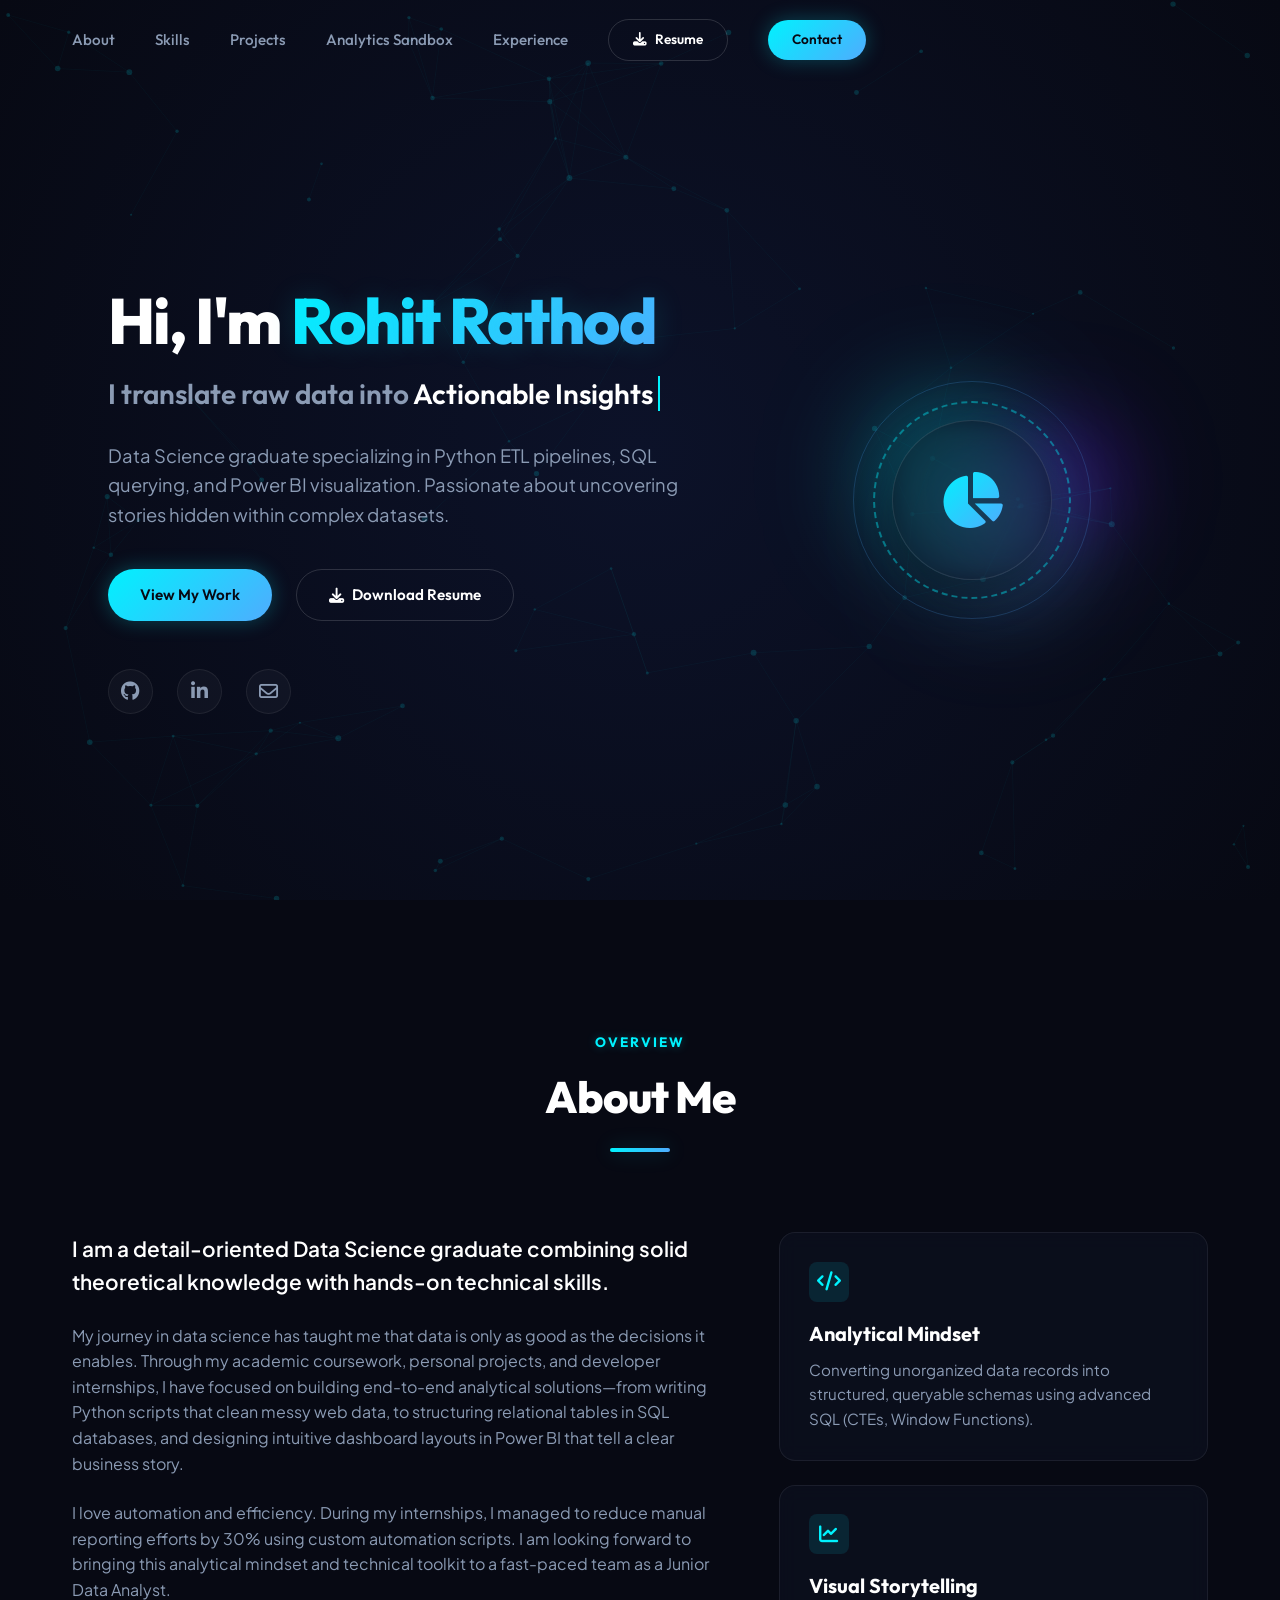
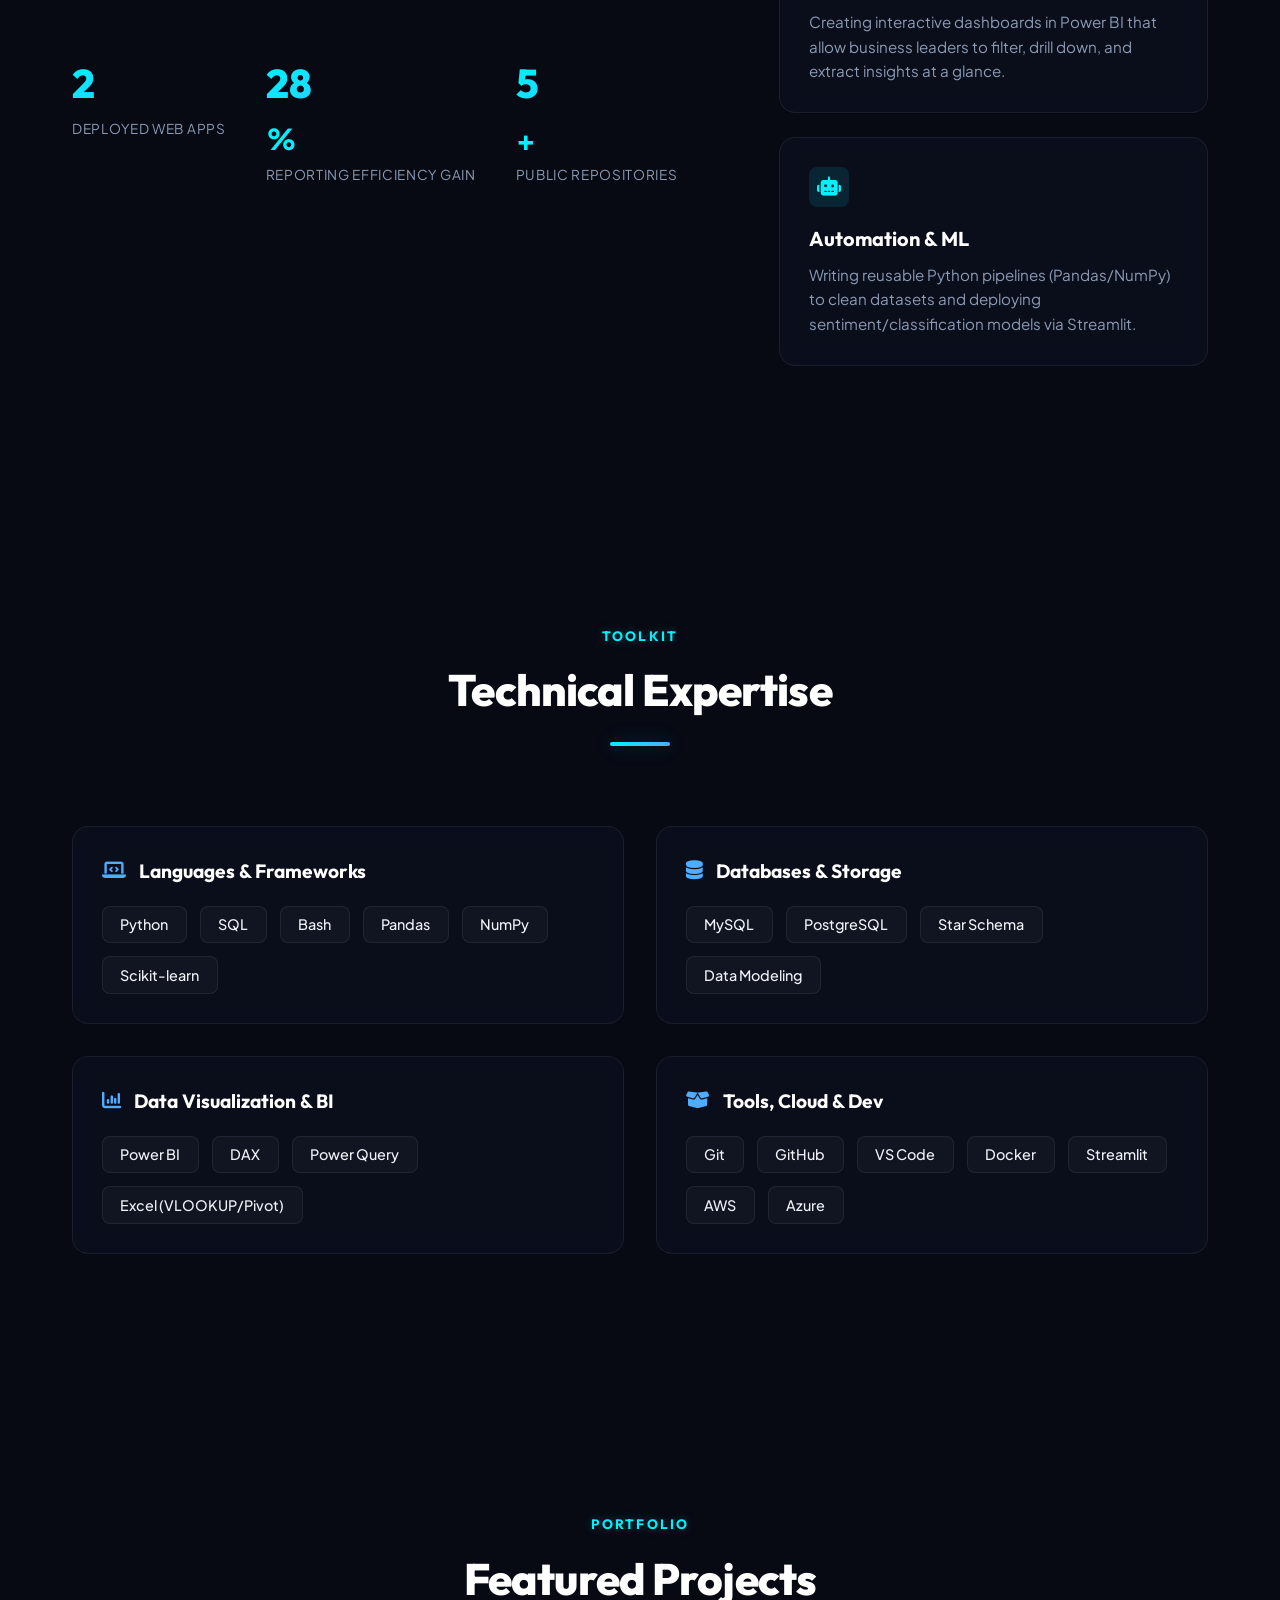
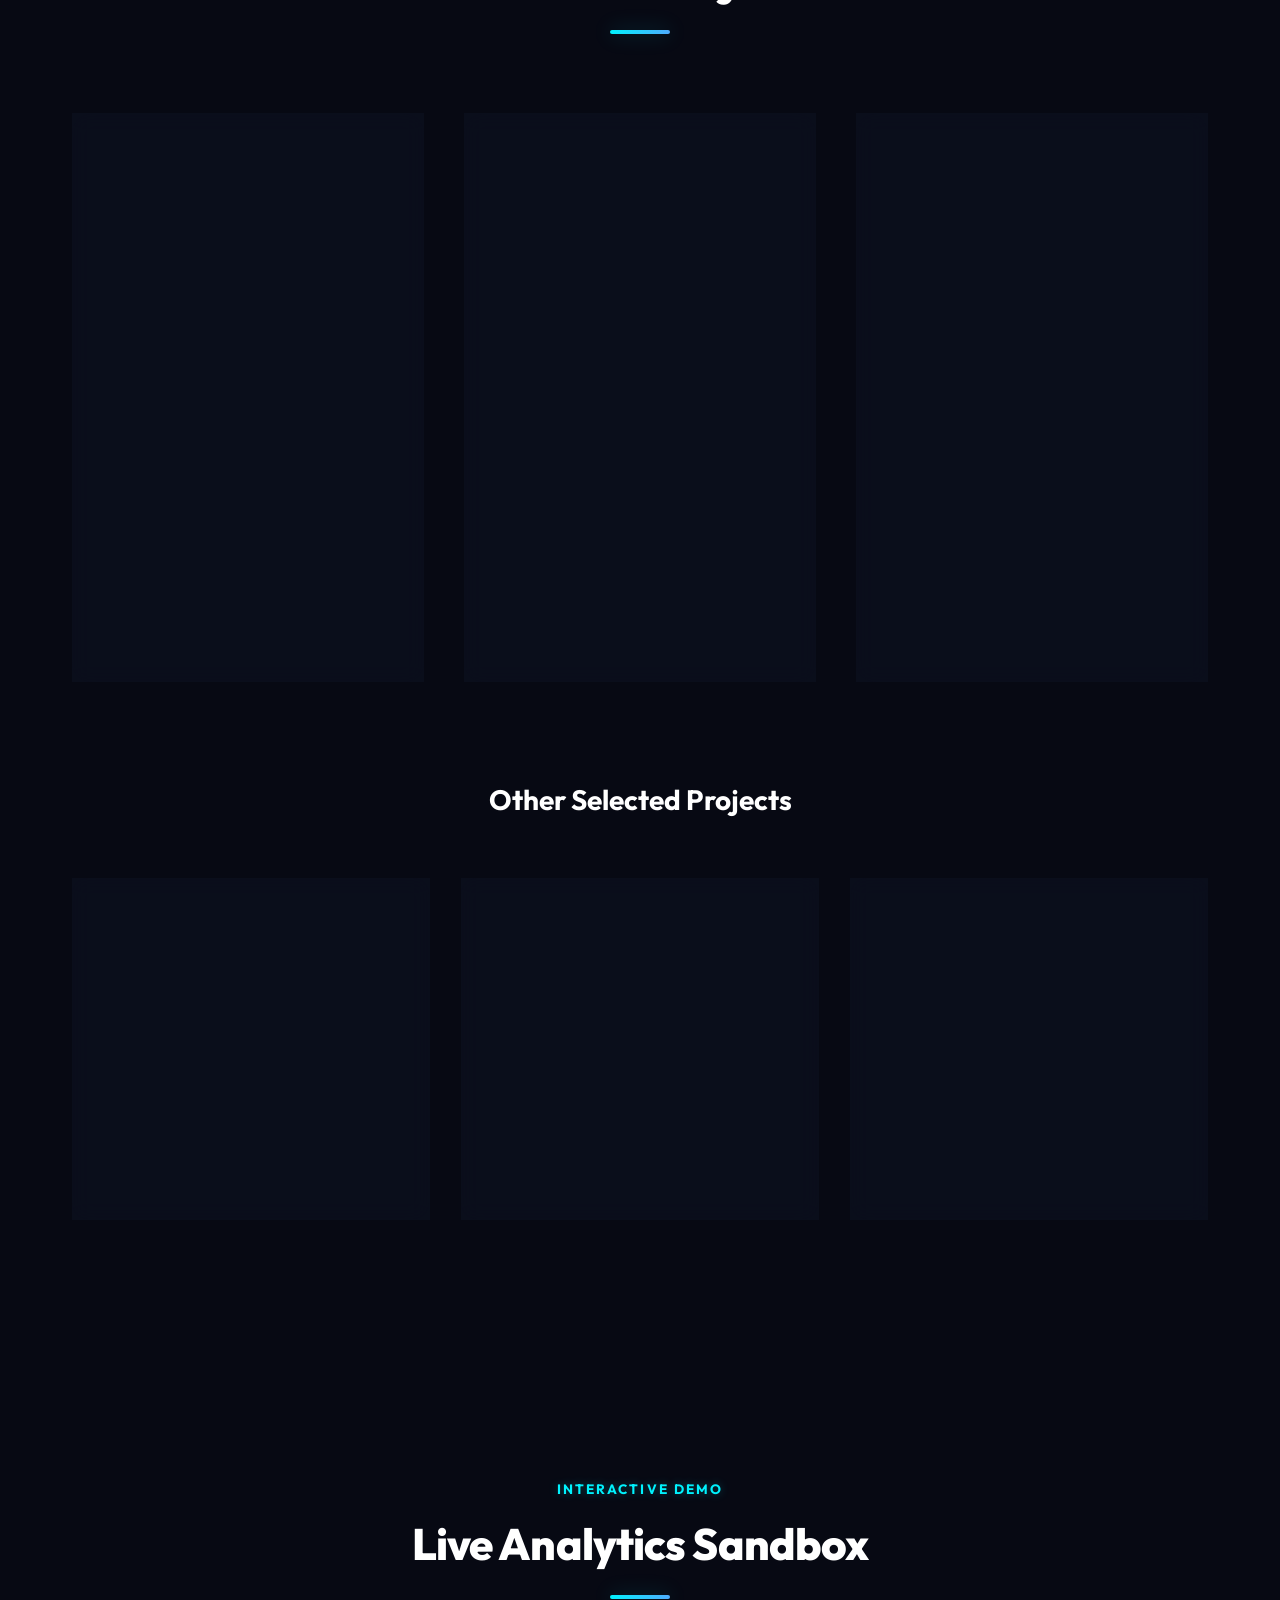
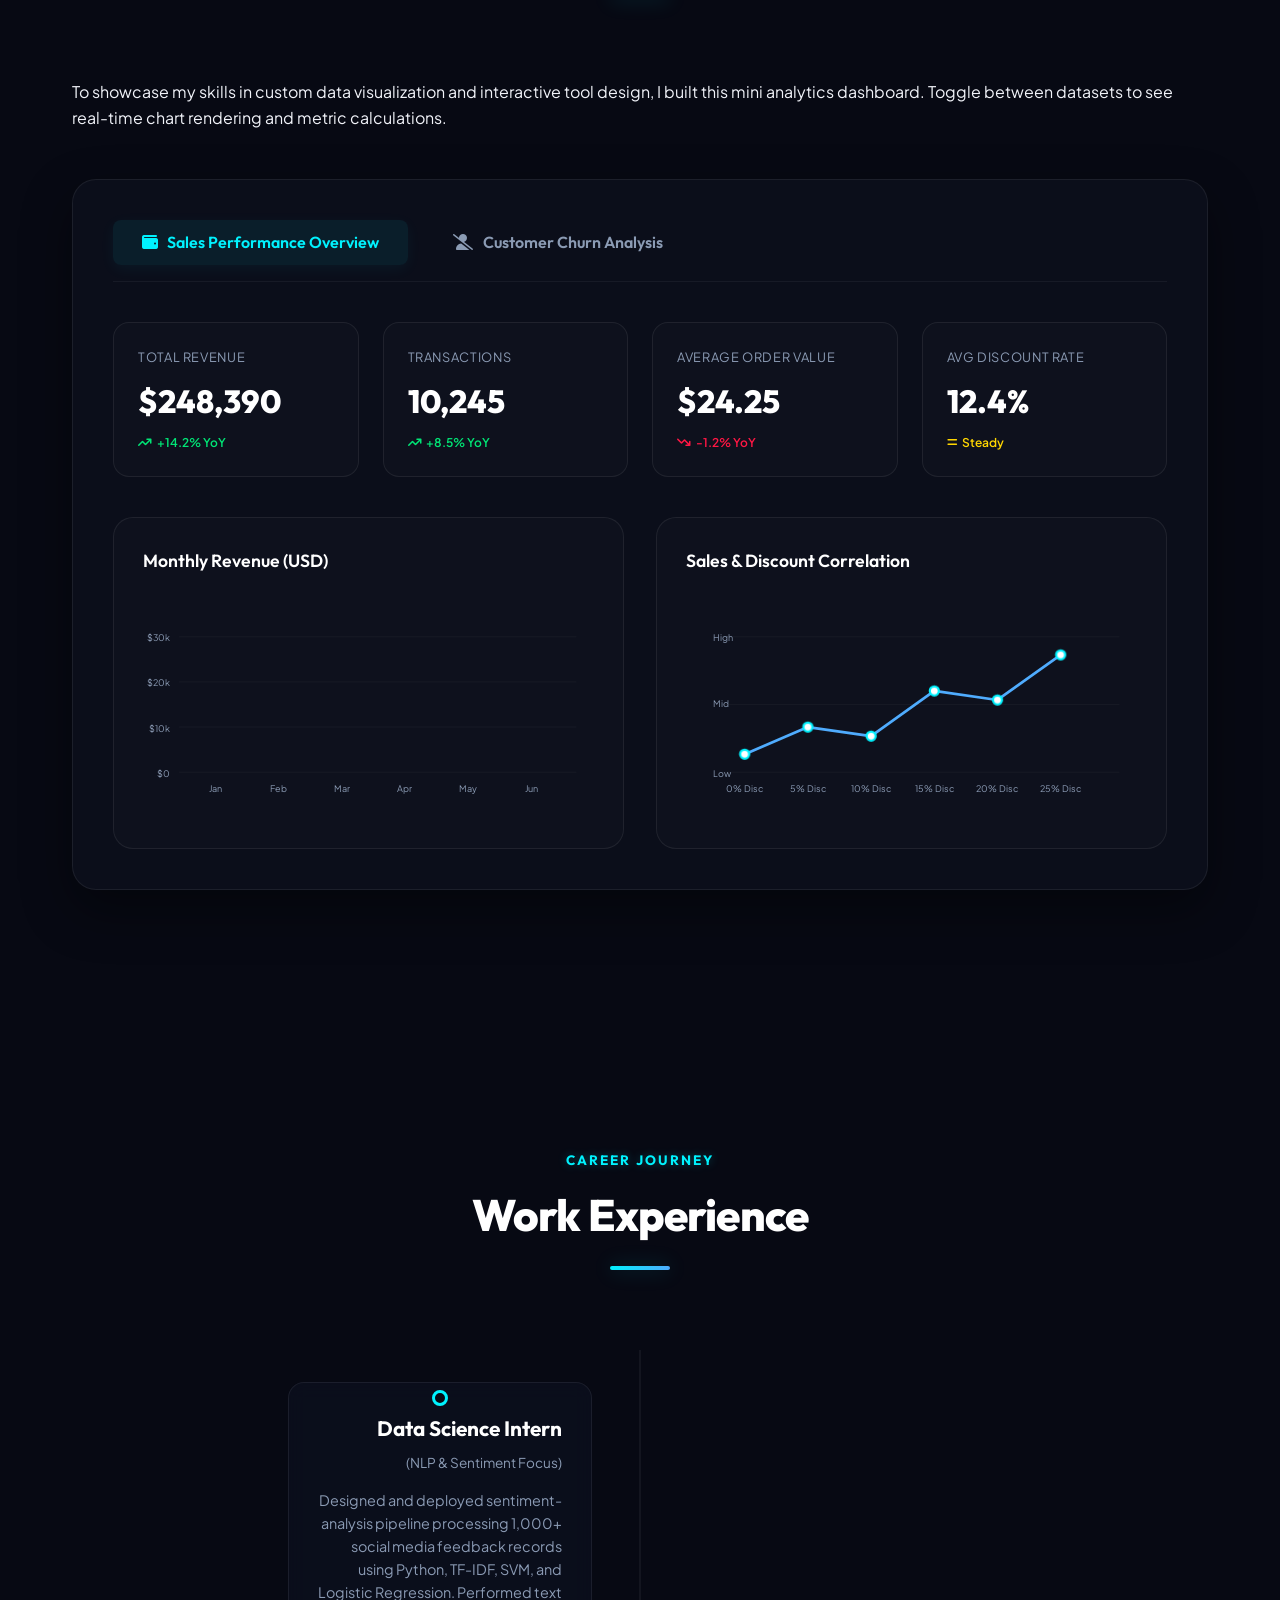
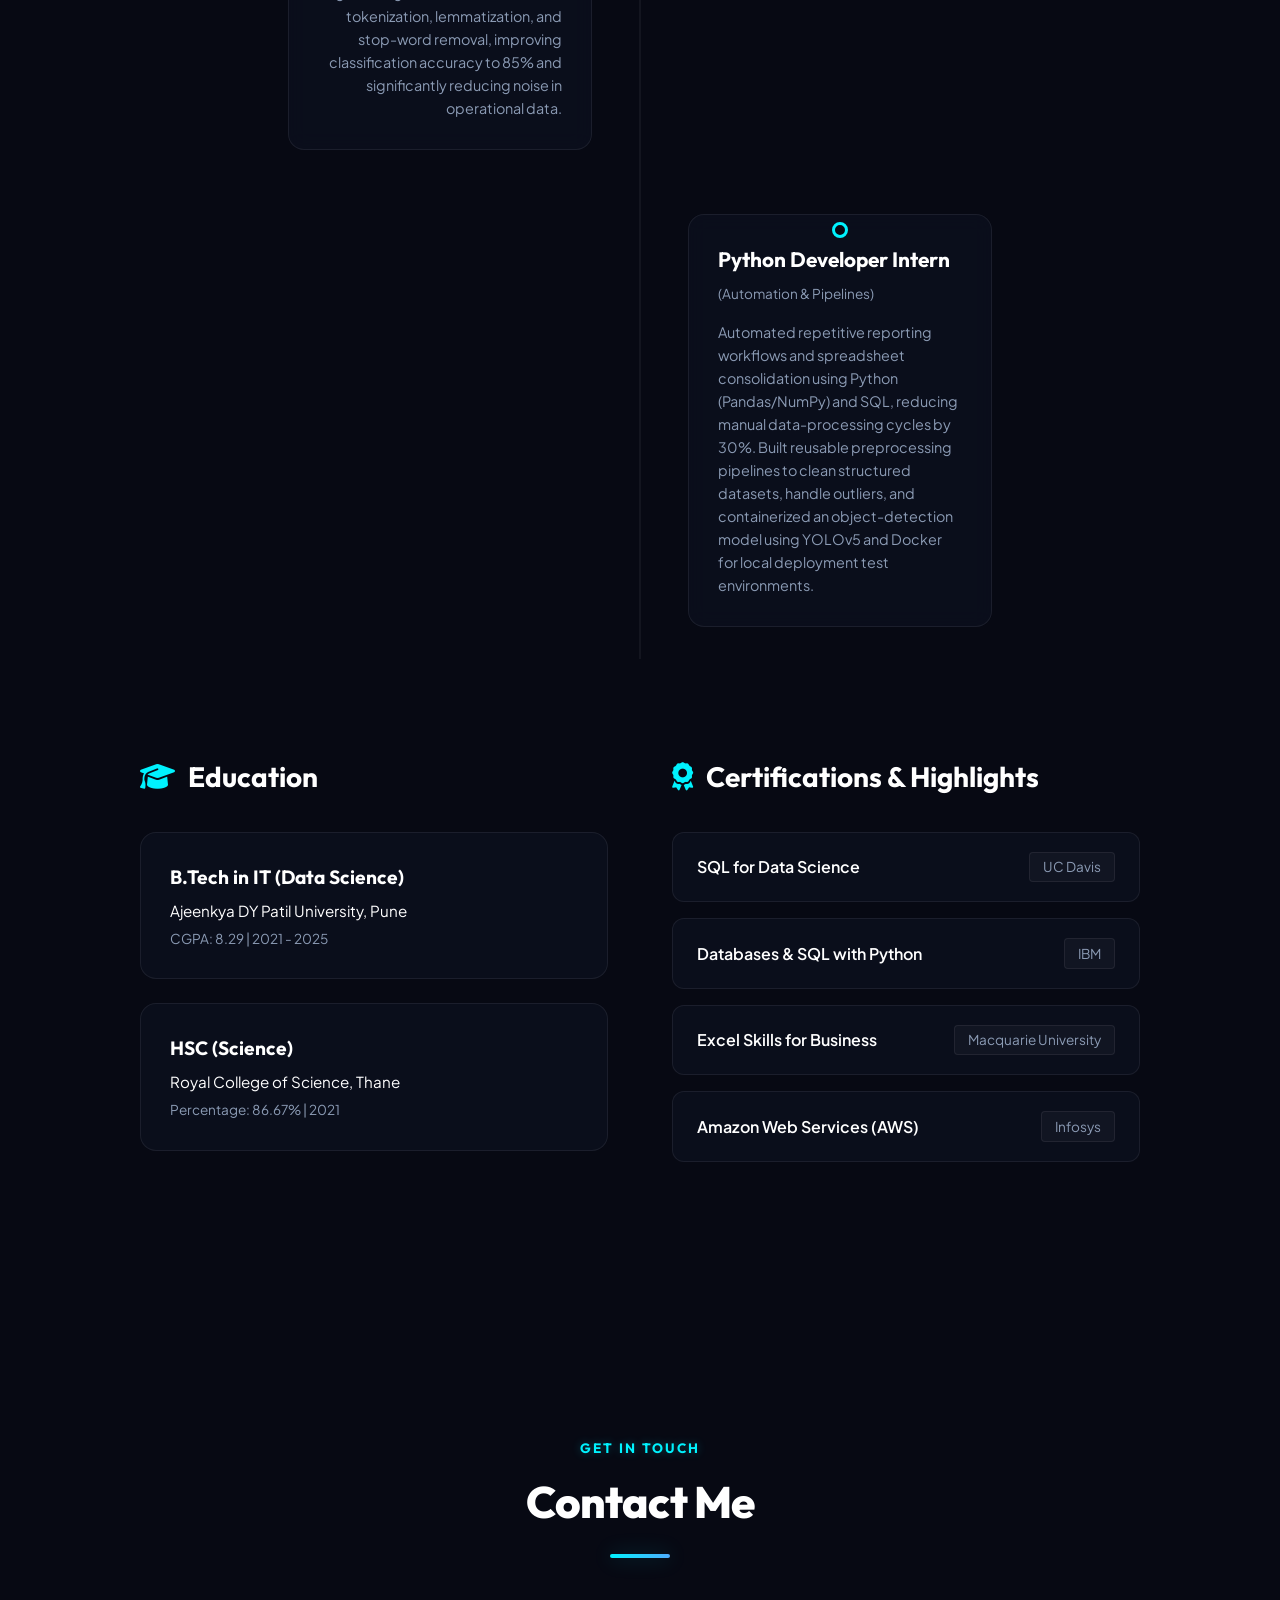
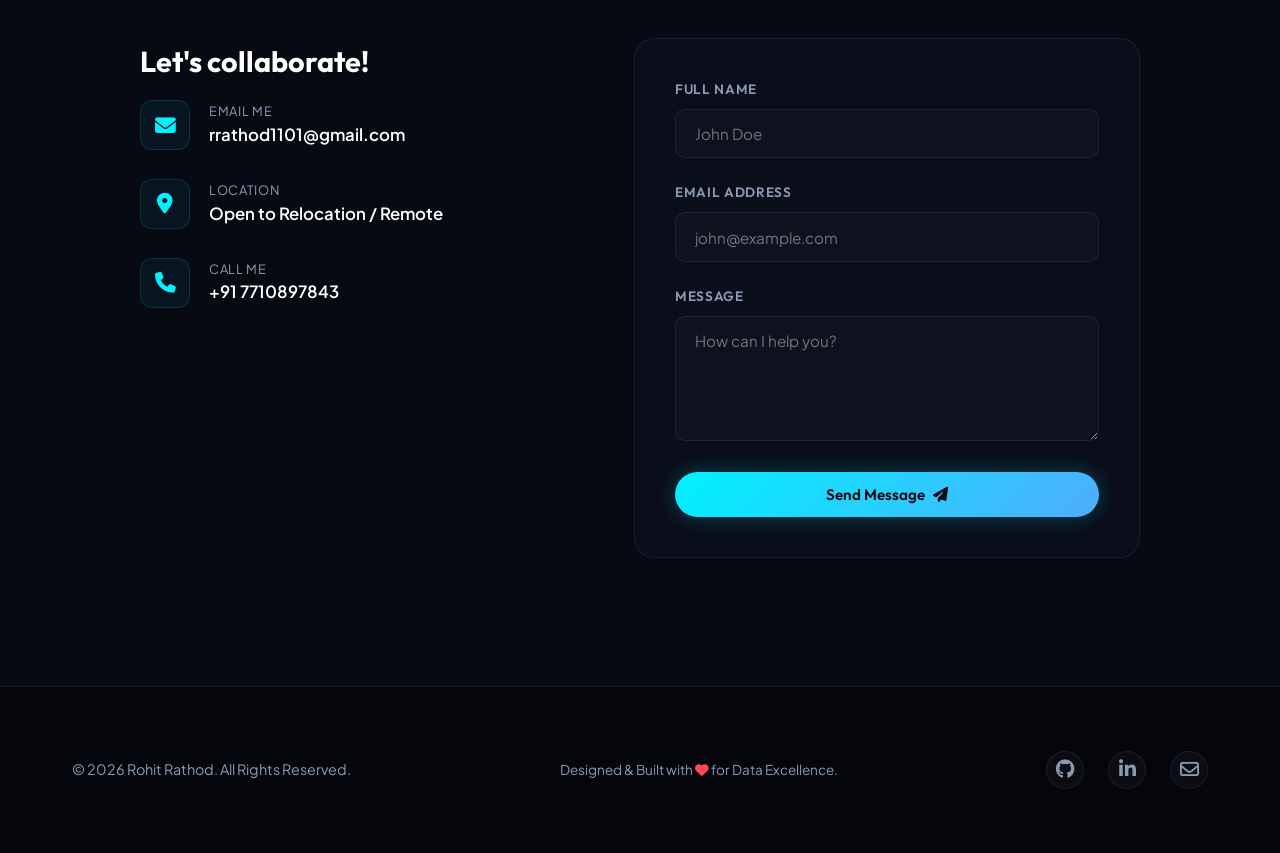
<file: index.html>
<!DOCTYPE html>
<html lang="en">
<head>
    <meta charset="UTF-8">
    <meta name="viewport" content="width=device-width, initial-scale=1.0">
    <title>Rohit Rathod | Portfolio - Data Analyst</title>
    <meta name="description" content="Portfolio of Rohit Rathod, a Data Analyst with expertise in SQL, Python, Power BI, and Machine Learning.">
    <!-- Google Fonts -->
    <link rel="preconnect" href="https://fonts.googleapis.com">
    <link rel="preconnect" href="https://fonts.gstatic.com" crossorigin>
    <link href="https://fonts.googleapis.com/css2?family=Outfit:wght@300;400;500;600;700;800&family=Plus+Jakarta+Sans:wght@300;400;500;600;700&display=swap" rel="stylesheet">
    <!-- FontAwesome for Icons -->
    <link rel="stylesheet" href="https://cdnjs.cloudflare.com/ajax/libs/font-awesome/6.4.0/css/all.min.css">
    <!-- Stylesheet -->
    <link rel="stylesheet" href="style.css">
</head>
<body>
    <!-- Background Canvas for Particles -->
    <canvas id="hero-particles"></canvas>

    <!-- Header / Navigation -->
    <header>
        <div class="nav-container">
            <nav class="nav-menu">
                <a href="#about" class="nav-link">About</a>
                <a href="#skills" class="nav-link">Skills</a>
                <a href="#projects" class="nav-link">Projects</a>
                <a href="#sandbox" class="nav-link">Analytics Sandbox</a>
                <a href="#experience" class="nav-link">Experience</a>
                <a href="resume.pdf" download="Rohit_Rathod_Resume.pdf" class="btn btn-outline nav-btn"><i class="fa-solid fa-download"></i> Resume</a>
                <a href="#contact" class="btn btn-primary nav-btn">Contact</a>
            </nav>
            <div class="mobile-menu-toggle">
                <i class="fa-solid fa-bars-staggered"></i>
            </div>
        </div>
    </header>

    <!-- Mobile Nav Overlay -->
    <div class="mobile-nav-overlay">
        <div class="mobile-nav-menu">
            <a href="#about" class="mobile-nav-link">About</a>
            <a href="#skills" class="mobile-nav-link">Skills</a>
            <a href="#projects" class="mobile-nav-link">Projects</a>
            <a href="#sandbox" class="mobile-nav-link">Analytics Sandbox</a>
            <a href="#experience" class="mobile-nav-link">Experience</a>
            <a href="resume.pdf" download="Rohit_Rathod_Resume.pdf" class="btn btn-outline" style="margin-bottom: 1rem; width: 100%;"><i class="fa-solid fa-download"></i> Resume PDF</a>
            <a href="#contact" class="btn btn-primary" style="width: 100%;">Get In Touch</a>
        </div>
    </div>

    <!-- Hero Section -->
    <section class="hero" id="home">
        <div class="hero-container">
            <div class="hero-content">
                <h1 class="hero-title">
                    Hi, I'm <span class="highlight">Rohit Rathod</span>
                </h1>
                <h2 class="hero-subtitle">
                    I translate raw data into <span class="text-rotator" data-words='["Actionable Insights", "Interactive Dashboards", "Automated Pipelines", "Business Value"]'>Actionable Insights</span>
                </h2>
                <p class="hero-description">
                    Data Science graduate specializing in Python ETL pipelines, SQL querying, and Power BI visualization. Passionate about uncovering stories hidden within complex datasets.
                </p>
                <div class="hero-ctas">
                    <a href="#projects" class="btn btn-primary">View My Work</a>
                    <a href="resume.pdf" download="Rohit_Rathod_Resume.pdf" class="btn btn-outline"><i class="fa-solid fa-download"></i> Download Resume</a>
                </div>
                <div class="social-links">
                    <a href="https://github.com/Rohittt619" target="_blank" aria-label="GitHub"><i class="fa-brands fa-github"></i></a>
                    <a href="https://www.linkedin.com/in/rohit-rathod-19442a228" target="_blank" aria-label="LinkedIn"><i class="fa-brands fa-linkedin-in"></i></a>
                    <a href="mailto:rrathod1101@gmail.com" aria-label="Email"><i class="fa-regular fa-envelope"></i></a>
                </div>
            </div>
            <div class="hero-visual">
                <!-- Glowing Orb Representation -->
                <div class="orb-container">
                    <div class="glow-orb primary-orb"></div>
                    <div class="glow-orb secondary-orb"></div>
                    <div class="glow-orb tertiary-orb"></div>
                    <div class="orb-overlay">
                        <i class="fa-solid fa-chart-pie orb-icon"></i>
                        <div class="orb-ring"></div>
                        <div class="orb-ring secondary"></div>
                    </div>
                </div>
            </div>
        </div>
    </section>

    <!-- About Section -->
    <section class="about section-padding" id="about">
        <div class="container">
            <div class="section-header">
                <span class="section-tag">Overview</span>
                <h2 class="section-title">About Me</h2>
                <div class="section-underline"></div>
            </div>
            <div class="about-grid">
                <div class="about-text">
                    <p class="lead">
                        I am a detail-oriented Data Science graduate combining solid theoretical knowledge with hands-on technical skills.
                    </p>
                    <p>
                        My journey in data science has taught me that data is only as good as the decisions it enables. Through my academic coursework, personal projects, and developer internships, I have focused on building end-to-end analytical solutions—from writing Python scripts that clean messy web data, to structuring relational tables in SQL databases, and designing intuitive dashboard layouts in Power BI that tell a clear business story.
                    </p>
                    <p>
                        I love automation and efficiency. During my internships, I managed to reduce manual reporting efforts by 30% using custom automation scripts. I am looking forward to bringing this analytical mindset and technical toolkit to a fast-paced team as a Junior Data Analyst.
                    </p>
                    <div class="about-stats">
                        <div class="stat-card">
                            <span class="stat-number" data-target="2">2</span>
                            <span class="stat-label">Deployed Web Apps</span>
                        </div>
                        <div class="stat-card">
                            <span class="stat-number" data-target="30">30</span><span class="stat-suffix">%</span>
                            <span class="stat-label">Reporting Efficiency Gain</span>
                        </div>
                        <div class="stat-card">
                            <span class="stat-number" data-target="6">6</span><span class="stat-suffix">+</span>
                            <span class="stat-label">Public Repositories</span>
                        </div>
                    </div>
                </div>
                <div class="about-cards">
                    <div class="about-info-card">
                        <div class="card-icon"><i class="fa-solid fa-code"></i></div>
                        <h3>Analytical Mindset</h3>
                        <p>Converting unorganized data records into structured, queryable schemas using advanced SQL (CTEs, Window Functions).</p>
                    </div>
                    <div class="about-info-card">
                        <div class="card-icon"><i class="fa-solid fa-chart-line"></i></div>
                        <h3>Visual Storytelling</h3>
                        <p>Creating interactive dashboards in Power BI that allow business leaders to filter, drill down, and extract insights at a glance.</p>
                    </div>
                    <div class="about-info-card">
                        <div class="card-icon"><i class="fa-solid fa-robot"></i></div>
                        <h3>Automation & ML</h3>
                        <p>Writing reusable Python pipelines (Pandas/NumPy) to clean datasets and deploying sentiment/classification models via Streamlit.</p>
                    </div>
                </div>
            </div>
        </div>
    </section>

    <!-- Skills Section (Includes 3D Rotating Tag Cloud) -->
    <section class="skills section-padding" id="skills">
        <div class="container">
            <div class="section-header">
                <span class="section-tag">Toolkit</span>
                <h2 class="section-title">Technical Expertise</h2>
                <div class="section-underline"></div>
            </div>
            <div class="skills-grid">
                <div class="skills-categories">
                    <div class="skills-category">
                        <h4 class="category-title"><i class="fa-solid fa-laptop-code"></i> Languages & Frameworks</h4>
                        <div class="skills-tags">
                            <span class="skill-tag">Python</span>
                            <span class="skill-tag">SQL</span>
                            <span class="skill-tag">Bash</span>
                            <span class="skill-tag">Pandas</span>
                            <span class="skill-tag">NumPy</span>
                            <span class="skill-tag">Scikit-learn</span>
                        </div>
                    </div>
                    <div class="skills-category">
                        <h4 class="category-title"><i class="fa-solid fa-database"></i> Databases & Storage</h4>
                        <div class="skills-tags">
                            <span class="skill-tag">MySQL</span>
                            <span class="skill-tag">PostgreSQL</span>
                            <span class="skill-tag">Star Schema</span>
                            <span class="skill-tag">Data Modeling</span>
                        </div>
                    </div>
                    <div class="skills-category">
                        <h4 class="category-title"><i class="fa-solid fa-chart-column"></i> Data Visualization & BI</h4>
                        <div class="skills-tags">
                            <span class="skill-tag">Power BI</span>
                            <span class="skill-tag">DAX</span>
                            <span class="skill-tag">Power Query</span>
                            <span class="skill-tag">Excel (VLOOKUP/Pivot)</span>
                        </div>
                    </div>
                    <div class="skills-category">
                        <h4 class="category-title"><i class="fa-solid fa-box-open"></i> Tools, Cloud & Dev</h4>
                        <div class="skills-tags">
                            <span class="skill-tag">Git</span>
                            <span class="skill-tag">GitHub</span>
                            <span class="skill-tag">VS Code</span>
                            <span class="skill-tag">Docker</span>
                            <span class="skill-tag">Streamlit</span>
                            <span class="skill-tag">AWS</span>
                            <span class="skill-tag">Azure</span>
                        </div>
                    </div>
                </div>
            </div>
        </div>
    </section>

    <!-- Projects Section (3D Tilt Cards) -->
    <section class="projects section-padding" id="projects">
        <div class="container">
            <div class="section-header">
                <span class="section-tag">Portfolio</span>
                <h2 class="section-title">Featured Projects</h2>
                <div class="section-underline"></div>
            </div>
            <div class="projects-grid">
                <!-- Project 1 -->
                <div class="project-card-wrapper">
                    <div class="project-card" data-tilt>
                        <div class="project-card-inner">
                            <div class="project-image-placeholder">
                                <i class="fa-solid fa-circle-check project-main-icon"></i>
                                <div class="project-tech-badges">
                                    <span class="tech-badge">Gemini API</span>
                                    <span class="tech-badge">Streamlit</span>
                                    <span class="tech-badge">NLP</span>
                                </div>
                            </div>
                            <div class="project-content">
                                <h3 class="project-card-title">HireSense-AI — Resume & ATS Analyzer</h3>
                                <p class="project-card-desc">
                                    An AI-powered application that parses PDF resumes and evaluates text alignment against target job descriptions using the Google Gemini API. It detects keyword gaps, evaluates formatting, and quantifies impact statements to deliver optimization feedback.
                                </p>
                                <div class="project-links">
                                    <a href="https://github.com/Rohittt619/HireSense-AI" target="_blank" class="project-link"><i class="fa-brands fa-github"></i> Source Code</a>
                                </div>
                            </div>
                        </div>
                    </div>
                </div>

                <!-- Project 2 -->
                <div class="project-card-wrapper">
                    <div class="project-card" data-tilt>
                        <div class="project-card-inner">
                            <div class="project-image-placeholder dashboard-bg">
                                <i class="fa-solid fa-chart-line project-main-icon"></i>
                                <div class="project-tech-badges">
                                    <span class="tech-badge">Python</span>
                                    <span class="tech-badge">Power BI</span>
                                    <span class="tech-badge">DAX</span>
                                </div>
                            </div>
                            <div class="project-content">
                                <h3 class="project-card-title">Sales EDA & Power BI Dashboard</h3>
                                <p class="project-card-desc">
                                    Exploratory data analysis performed in Python on over 10,000+ sales transactions. The cleaned data was structured into a Star Schema and imported into Power BI to build an interactive KPI dashboard tracking year-over-year sales growth and discount impacts.
                                </p>
                                <div class="project-links">
                                    <a href="https://github.com/Rohittt619/EDA-PowerBI-Sales" target="_blank" class="project-link"><i class="fa-brands fa-github"></i> Source Code</a>
                                    <a href="#" class="project-link scroll-to-sandbox"><i class="fa-solid fa-desktop"></i> View Mockup Below</a>
                                </div>
                            </div>
                        </div>
                    </div>
                </div>

                <!-- Project 3 -->
                <div class="project-card-wrapper">
                    <div class="project-card" data-tilt>
                        <div class="project-card-inner">
                            <div class="project-image-placeholder sql-bg">
                                <i class="fa-solid fa-database project-main-icon"></i>
                                <div class="project-tech-badges">
                                    <span class="tech-badge">MySQL</span>
                                    <span class="tech-badge">CTEs</span>
                                    <span class="tech-badge">Window Functions</span>
                                </div>
                            </div>
                            <div class="project-content">
                                <h3 class="project-card-title">SQL Business Analytics Case Studies</h3>
                                <p class="project-card-desc">
                                    A structured repository solving 15 business case studies on retail databases. Showcases writing production-level SQL queries utilizing CTEs, window functions (DENSE_RANK, LEAD, LAG), and multi-table joins to compute metrics like customer retention rates.
                                </p>
                                <div class="project-links">
                                    <a href="https://github.com/Rohittt619/SQL-Data-Analysis" target="_blank" class="project-link"><i class="fa-brands fa-github"></i> Source Code</a>
                                </div>
                            </div>
                        </div>
                    </div>
                </div>
            </div>
            
            <div class="other-projects-header">
                <h3>Other Selected Projects</h3>
            </div>
            
            <div class="other-projects-grid">
                <div class="other-project-card">
                    <div class="op-icon"><i class="fa-solid fa-users"></i></div>
                    <h4>Customer Churn Analysis</h4>
                    <p>Built a machine learning classification pipeline achieving ~82% accuracy and 0.87 ROC-AUC score using Gradient Boosting algorithms to predict customer churn risk.</p>
                    <a href="https://github.com/Rohittt619/Customer-Churn-Analysis" target="_blank" class="op-link"><i class="fa-brands fa-github"></i> View Repo</a>
                </div>
                <div class="other-project-card">
                    <div class="op-icon"><i class="fa-solid fa-house"></i></div>
                    <h4>House Price Prediction</h4>
                    <p>Developed a regression model estimating California housing values based on income and geographic features, deployed as an interactive Streamlit app.</p>
                    <a href="https://github.com/Rohittt619/House-Price-Prediction-ML" target="_blank" class="op-link"><i class="fa-brands fa-github"></i> View Repo</a>
                </div>
                <div class="other-project-card">
                    <div class="op-icon"><i class="fa-brands fa-twitter"></i></div>
                    <h4>Twitter Sentiment Analysis</h4>
                    <p>Built a text classification pipeline using Python, Scikit-learn (SVM), and TF-IDF representation to categorize tweets into positive, negative, and neutral classes.</p>
                    <a href="https://github.com/Rohittt619/Twitter-Sentiment-Analysis" target="_blank" class="op-link"><i class="fa-brands fa-github"></i> View Repo</a>
                </div>
            </div>
        </div>
    </section>

    <!-- Custom Interactive Mini-Dashboard Section (Analytics Sandbox) -->
    <section class="sandbox section-padding" id="sandbox">
        <div class="container">
            <div class="section-header">
                <span class="section-tag">Interactive Demo</span>
                <h2 class="section-title">Live Analytics Sandbox</h2>
                <div class="section-underline"></div>
            </div>
            <div class="sandbox-intro">
                <p>To showcase my skills in custom data visualization and interactive tool design, I built this mini analytics dashboard. Toggle between datasets to see real-time chart rendering and metric calculations.</p>
            </div>
            
            <div class="sandbox-dashboard">
                <div class="dashboard-controls">
                    <button class="db-tab-btn active" data-dashboard="sales">
                        <i class="fa-solid fa-wallet"></i> Sales Performance Overview
                    </button>
                    <button class="db-tab-btn" data-dashboard="churn">
                        <i class="fa-solid fa-user-slash"></i> Customer Churn Analysis
                    </button>
                </div>
                
                <div class="dashboard-body">
                    <!-- Sales View -->
                    <div class="dashboard-view active" id="sales-view">
                        <div class="kpi-row">
                            <div class="kpi-card-mini">
                                <span class="kpi-title">Total Revenue</span>
                                <span class="kpi-value">$248,390</span>
                                <span class="kpi-indicator positive"><i class="fa-solid fa-arrow-trend-up"></i> +14.2% YoY</span>
                            </div>
                            <div class="kpi-card-mini">
                                <span class="kpi-title">Transactions</span>
                                <span class="kpi-value" id="kpi-transactions">10,245</span>
                                <span class="kpi-indicator positive"><i class="fa-solid fa-arrow-trend-up"></i> +8.5% YoY</span>
                            </div>
                            <div class="kpi-card-mini">
                                <span class="kpi-title">Average Order Value</span>
                                <span class="kpi-value">$24.25</span>
                                <span class="kpi-indicator negative"><i class="fa-solid fa-arrow-trend-down"></i> -1.2% YoY</span>
                            </div>
                            <div class="kpi-card-mini">
                                <span class="kpi-title">Avg Discount Rate</span>
                                <span class="kpi-value">12.4%</span>
                                <span class="kpi-indicator neutral"><i class="fa-solid fa-equals"></i> Steady</span>
                            </div>
                        </div>
                        
                        <div class="chart-row">
                            <div class="chart-container-card">
                                <h4>Monthly Revenue (USD)</h4>
                                <div class="chart-wrapper-svg">
                                    <svg viewBox="0 0 500 200" width="100%" height="100%" class="svg-chart">
                                        <!-- Y Axis Gridlines -->
                                        <line x1="40" y1="20" x2="480" y2="20" class="gridline"></line>
                                        <line x1="40" y1="70" x2="480" y2="70" class="gridline"></line>
                                        <line x1="40" y1="120" x2="480" y2="120" class="gridline"></line>
                                        <line x1="40" y1="170" x2="480" y2="170" class="gridline"></line>
                                        
                                        <!-- Y Axis Labels -->
                                        <text x="30" y="25" class="chart-text label-align-right">$30k</text>
                                        <text x="30" y="75" class="chart-text label-align-right">$20k</text>
                                        <text x="30" y="125" class="chart-text label-align-right">$10k</text>
                                        <text x="30" y="175" class="chart-text label-align-right">$0</text>
                                        
                                        <!-- Bars for Revenue -->
                                        <rect x="65" y="90" width="30" height="80" rx="3" class="chart-bar-rect anim-bar"></rect>
                                        <rect x="135" y="70" width="30" height="100" rx="3" class="chart-bar-rect anim-bar" style="animation-delay: 0.1s;"></rect>
                                        <rect x="205" y="50" width="30" height="120" rx="3" class="chart-bar-rect anim-bar" style="animation-delay: 0.2s;"></rect>
                                        <rect x="275" y="60" width="30" height="110" rx="3" class="chart-bar-rect anim-bar" style="animation-delay: 0.3s;"></rect>
                                        <rect x="345" y="40" width="30" height="130" rx="3" class="chart-bar-rect anim-bar" style="animation-delay: 0.4s;"></rect>
                                        <rect x="415" y="25" width="30" height="145" rx="3" class="chart-bar-rect anim-bar" style="animation-delay: 0.5s;"></rect>
                                        
                                        <!-- X Axis Labels -->
                                        <text x="80" y="192" class="chart-text text-center">Jan</text>
                                        <text x="150" y="192" class="chart-text text-center">Feb</text>
                                        <text x="220" y="192" class="chart-text text-center">Mar</text>
                                        <text x="290" y="192" class="chart-text text-center">Apr</text>
                                        <text x="360" y="192" class="chart-text text-center">May</text>
                                        <text x="430" y="192" class="chart-text text-center">Jun</text>
                                    </svg>
                                </div>
                            </div>
                            <div class="chart-container-card">
                                <h4>Sales & Discount Correlation</h4>
                                <div class="chart-wrapper-svg">
                                    <svg viewBox="0 0 500 200" width="100%" height="100%" class="svg-chart">
                                        <!-- Grid lines -->
                                        <line x1="40" y1="20" x2="480" y2="20" class="gridline"></line>
                                        <line x1="40" y1="95" x2="480" y2="95" class="gridline"></line>
                                        <line x1="40" y1="170" x2="480" y2="170" class="gridline"></line>
                                        
                                        <!-- Labels -->
                                        <text x="30" y="25" class="chart-text">High</text>
                                        <text x="30" y="98" class="chart-text">Mid</text>
                                        <text x="30" y="175" class="chart-text">Low</text>
                                        
                                        <!-- Trendline -->
                                        <path d="M 65 150 L 135 120 L 205 130 L 275 80 L 345 90 L 415 40" fill="none" class="chart-trendline anim-path"></path>
                                        
                                        <!-- Data Points -->
                                        <circle cx="65" cy="150" r="5" class="chart-point anim-point"></circle>
                                        <circle cx="135" cy="120" r="5" class="chart-point anim-point" style="animation-delay: 0.1s;"></circle>
                                        <circle cx="205" cy="130" r="5" class="chart-point anim-point" style="animation-delay: 0.2s;"></circle>
                                        <circle cx="275" cy="80" r="5" class="chart-point anim-point" style="animation-delay: 0.3s;"></circle>
                                        <circle cx="345" cy="90" r="5" class="chart-point anim-point" style="animation-delay: 0.4s;"></circle>
                                        <circle cx="415" cy="40" r="5" class="chart-point anim-point" style="animation-delay: 0.5s;"></circle>
                                        
                                        <!-- X Axis Labels -->
                                        <text x="65" y="192" class="chart-text text-center">0% Disc</text>
                                        <text x="135" y="192" class="chart-text text-center">5% Disc</text>
                                        <text x="205" y="192" class="chart-text text-center">10% Disc</text>
                                        <text x="275" y="192" class="chart-text text-center">15% Disc</text>
                                        <text x="345" y="192" class="chart-text text-center">20% Disc</text>
                                        <text x="415" y="192" class="chart-text text-center">25% Disc</text>
                                    </svg>
                                </div>
                            </div>
                        </div>
                    </div>
                    
                    <!-- Churn View -->
                    <div class="dashboard-view" id="churn-view">
                        <div class="sandbox-controls-row">
                            <div class="slider-container">
                                <span class="slider-label">Classification Decision Threshold: <strong id="threshold-val">0.50</strong></span>
                                <input type="range" id="churn-threshold-slider" min="0.10" max="0.90" step="0.05" value="0.50" class="sandbox-slider">
                            </div>
                            <div class="slider-info">
                                <i class="fa-solid fa-circle-info"></i>
                                <span>Adjusting the ML threshold affects which customers are flagged as "At-Risk" of churning.</span>
                            </div>
                        </div>

                        <div class="kpi-row">
                            <div class="kpi-card-mini">
                                <span class="kpi-title">Active Customers</span>
                                <span class="kpi-value" id="kpi-active-cust">12,450</span>
                                <span class="kpi-indicator positive" id="kpi-active-indicator"><i class="fa-solid fa-arrow-trend-up"></i> +5.2% MoM</span>
                            </div>
                            <div class="kpi-card-mini text-warning-glow">
                                <span class="kpi-title">Overall Churn Rate</span>
                                <span class="kpi-value" id="kpi-churn-rate">18.2%</span>
                                <span class="kpi-indicator negative" id="kpi-churn-indicator"><i class="fa-solid fa-arrow-trend-up"></i> +1.4% Churn</span>
                            </div>
                            <div class="kpi-card-mini">
                                <span class="kpi-title">Model Churn ROC-AUC</span>
                                <span class="kpi-value">0.87</span>
                                <span class="kpi-indicator positive"><i class="fa-solid fa-circle-check"></i> High Quality</span>
                            </div>
                            <div class="kpi-card-mini">
                                <span class="kpi-title">Model Accuracy</span>
                                <span class="kpi-value">82.0%</span>
                                <span class="kpi-indicator positive"><i class="fa-solid fa-circle-check"></i> Gradient Boost</span>
                            </div>
                        </div>
                        
                        <div class="chart-row">
                            <div class="chart-container-card">
                                <h4>Churn Probability Distribution</h4>
                                <div class="chart-wrapper-svg">
                                    <svg viewBox="0 0 500 200" width="100%" height="100%" class="svg-chart">
                                        <!-- Grid lines -->
                                        <line x1="40" y1="20" x2="480" y2="20" class="gridline"></line>
                                        <line x1="40" y1="70" x2="480" y2="70" class="gridline"></line>
                                        <line x1="40" y1="120" x2="480" y2="120" class="gridline"></line>
                                        <line x1="40" y1="170" x2="480" y2="170" class="gridline"></line>
                                        
                                        <!-- Labels -->
                                        <text x="30" y="25" class="chart-text">4k</text>
                                        <text x="30" y="75" class="chart-text">2.5k</text>
                                        <text x="30" y="125" class="chart-text">1k</text>
                                        <text x="30" y="175" class="chart-text">0</text>
                                        
                                        <!-- Distribution Curve -->
                                        <path d="M 40 170 C 120 170, 160 30, 220 30 C 280 30, 320 150, 480 170" fill="none" class="chart-curve anim-path"></path>
                                        
                                        <!-- Threshold line -->
                                        <line id="threshold-line" x1="260" y1="20" x2="260" y2="170" stroke="#ff4757" stroke-dasharray="4" stroke-width="2"></line>
                                        <text id="threshold-text" x="270" y="35" fill="#ff4757" font-size="10px" font-weight="600">Threshold (0.50)</text>
                                        
                                        <!-- X Axis Labels -->
                                        <text x="60" y="192" class="chart-text text-center">0.0 (Safe)</text>
                                        <text x="170" y="192" class="chart-text text-center">0.3</text>
                                        <text x="280" y="192" class="chart-text text-center">0.6</text>
                                        <text x="390" y="192" class="chart-text text-center">0.8 (Risk)</text>
                                        <text x="460" y="192" class="chart-text text-center">1.0</text>
                                    </svg>
                                </div>
                            </div>
                            <div class="chart-container-card">
                                <h4>Key Risk Factors Impact</h4>
                                <div class="chart-wrapper-svg">
                                    <svg viewBox="0 0 500 200" width="100%" height="100%" class="svg-chart">
                                        <!-- Grid lines -->
                                        <line x1="120" y1="20" x2="120" y2="180" class="gridline"></line>
                                        <line x1="240" y1="20" x2="240" y2="180" class="gridline"></line>
                                        <line x1="360" y1="20" x2="360" y2="180" class="gridline"></line>
                                        <line x1="470" y1="20" x2="470" y2="180" class="gridline"></line>
                                        
                                        <!-- Factor Bars (Horizontal) -->
                                        <text x="110" y="45" class="chart-text label-align-right font-size-11">Contract Type</text>
                                        <rect x="120" y="32" width="310" height="18" rx="3" fill="url(#gradient-cyan)" class="anim-bar-h"></rect>
                                        
                                        <text x="110" y="85" class="chart-text label-align-right font-size-11">Tech Support</text>
                                        <rect x="120" y="72" width="240" height="18" rx="3" fill="url(#gradient-cyan)" class="anim-bar-h" style="animation-delay: 0.15s;"></rect>
                                        
                                        <text x="110" y="125" class="chart-text label-align-right font-size-11">Tenure &lt; 1yr</text>
                                        <rect x="120" y="112" width="200" height="18" rx="3" fill="url(#gradient-cyan)" class="anim-bar-h" style="animation-delay: 0.3s;"></rect>
                                        
                                        <text x="110" y="165" class="chart-text label-align-right font-size-11">Payment Method</text>
                                        <rect x="120" y="152" width="140" height="18" rx="3" fill="url(#gradient-cyan)" class="anim-bar-h" style="animation-delay: 0.45s;"></rect>
                                        
                                        <!-- X Axis Labels -->
                                        <text x="120" y="195" class="chart-text text-center">0</text>
                                        <text x="240" y="195" class="chart-text text-center">0.25</text>
                                        <text x="360" y="195" class="chart-text text-center">0.50</text>
                                        <text x="470" y="195" class="chart-text text-center">0.75+</text>
                                        
                                        <defs>
                                            <linearGradient id="gradient-cyan" x1="0%" y1="0%" x2="100%" y2="0%">
                                                <stop offset="0%" stop-color="#4facfe"></stop>
                                                <stop offset="100%" stop-color="#00f2fe"></stop>
                                            </linearGradient>
                                        </defs>
                                    </svg>
                                </div>
                            </div>
                        </div>
                    </div>
                </div>
            </div>
        </div>
    </section>

    <!-- Experience Section (Timeline) -->
    <section class="experience section-padding" id="experience">
        <div class="container">
            <div class="section-header">
                <span class="section-tag">Career Journey</span>
                <h2 class="section-title">Work Experience</h2>
                <div class="section-underline"></div>
            </div>
            
            <div class="timeline">
                <!-- Timeline Item 1 -->
                <div class="timeline-item">
                    <div class="timeline-dot"></div>
                    <div class="timeline-content">
                        <h3>Data Science Intern</h3>
                        <span class="timeline-company">(NLP & Sentiment Focus)</span>
                        <p class="timeline-desc">
                            Designed and deployed sentiment-analysis pipeline processing 1,000+ social media feedback records using Python, TF-IDF, SVM, and Logistic Regression. Performed text tokenization, lemmatization, and stop-word removal, improving classification accuracy to 85% and significantly reducing noise in operational data.
                        </p>
                    </div>
                </div>
                
                <!-- Timeline Item 2 -->
                <div class="timeline-item">
                    <div class="timeline-dot"></div>
                    <div class="timeline-content">
                        <h3>Python Developer Intern</h3>
                        <span class="timeline-company">(Automation & Pipelines)</span>
                        <p class="timeline-desc">
                            Automated repetitive reporting workflows and spreadsheet consolidation using Python (Pandas/NumPy) and SQL, reducing manual data-processing cycles by 30%. Built reusable preprocessing pipelines to clean structured datasets, handle outliers, and containerized an object-detection model using YOLOv5 and Docker for local deployment test environments.
                        </p>
                    </div>
                </div>
            </div>

            <!-- Certifications & Achievements -->
            <div class="education-certifications-row">
                <div class="edu-column">
                    <h3 class="subsection-title"><i class="fa-solid fa-graduation-cap"></i> Education</h3>
                    <div class="education-card">
                        <h4>B.Tech in IT (Data Science)</h4>
                        <p class="school">Ajeenkya DY Patil University, Pune</p>
                        <p class="meta">CGPA: 8.29 | 2021 - 2025</p>
                    </div>
                    <div class="education-card">
                        <h4>HSC (Science)</h4>
                        <p class="school">Royal College of Science, Thane</p>
                        <p class="meta">Percentage: 86.67% | 2021</p>
                    </div>
                </div>
                <div class="cert-column">
                    <h3 class="subsection-title"><i class="fa-solid fa-award"></i> Certifications & Highlights</h3>
                    <ul class="cert-list">
                        <li>
                            <span class="cert-title">SQL for Data Science</span>
                            <span class="cert-issuer">UC Davis</span>
                        </li>
                        <li>
                            <span class="cert-title">Databases & SQL with Python</span>
                            <span class="cert-issuer">IBM</span>
                        </li>
                        <li>
                            <span class="cert-title">Excel Skills for Business</span>
                            <span class="cert-issuer">Macquarie University</span>
                        </li>
                        <li>
                            <span class="cert-title">Amazon Web Services (AWS)</span>
                            <span class="cert-issuer">Infosys</span>
                        </li>
                    </ul>
                </div>
            </div>
        </div>
    </section>

    <!-- Contact Section -->
    <section class="contact section-padding" id="contact">
        <div class="container">
            <div class="section-header">
                <span class="section-tag">Get in touch</span>
                <h2 class="section-title">Contact Me</h2>
                <div class="section-underline"></div>
            </div>
            
            <div class="contact-grid">
                <div class="contact-info">
                    <h3>Let's collaborate!</h3>
                    
                    <div class="contact-details">
                        <div class="contact-detail-item">
                            <div class="icon-box"><i class="fa-solid fa-envelope"></i></div>
                            <div>
                                <span>Email Me</span>
                                <a href="mailto:rrathod1101@gmail.com">rrathod1101@gmail.com</a>
                            </div>
                        </div>
                        <div class="contact-detail-item">
                            <div class="icon-box"><i class="fa-solid fa-location-dot"></i></div>
                            <div>
                                <span>Location</span>
                                <p>Open to Relocation / Remote</p>
                            </div>
                        </div>
                        <div class="contact-detail-item">
                            <div class="icon-box"><i class="fa-solid fa-phone"></i></div>
                            <div>
                                <span>Call Me</span>
                                <a href="tel:+917710897843">+91 7710897843</a>
                            </div>
                        </div>
                    </div>
                </div>
                
                <div class="contact-form-container">
                    <form id="contact-form" class="contact-form" onsubmit="event.preventDefault(); alert('Message sent! Thanks for reaching out.');">
                        <div class="form-group">
                            <label for="name">Full Name</label>
                            <input type="text" id="name" required placeholder="John Doe">
                        </div>
                        <div class="form-group">
                            <label for="email">Email Address</label>
                            <input type="email" id="email" required placeholder="john@example.com">
                        </div>
                        <div class="form-group">
                            <label for="message">Message</label>
                            <textarea id="message" rows="5" required placeholder="How can I help you?"></textarea>
                        </div>
                        <button type="submit" class="btn btn-primary btn-block">Send Message <i class="fa-solid fa-paper-plane"></i></button>
                    </form>
                </div>
            </div>
        </div>
    </section>

    <!-- Footer -->
    <footer>
        <div class="footer-container">
            <p>&copy; 2026 Rohit Rathod. All Rights Reserved.</p>
            <p class="footer-design">Designed & Built with <i class="fa-solid fa-heart" style="color: #ff4757;"></i> for Data Excellence.</p>
            <div class="social-links footer-socials">
                <a href="https://github.com/Rohittt619" target="_blank"><i class="fa-brands fa-github"></i></a>
                <a href="https://www.linkedin.com/in/rohit-rathod-19442a228" target="_blank"><i class="fa-brands fa-linkedin-in"></i></a>
                <a href="mailto:rrathod1101@gmail.com"><i class="fa-regular fa-envelope"></i></a>
            </div>
        </div>
    </footer>

    <!-- Script File -->
    <script src="script.js"></script>
</body>
</html>
</file>
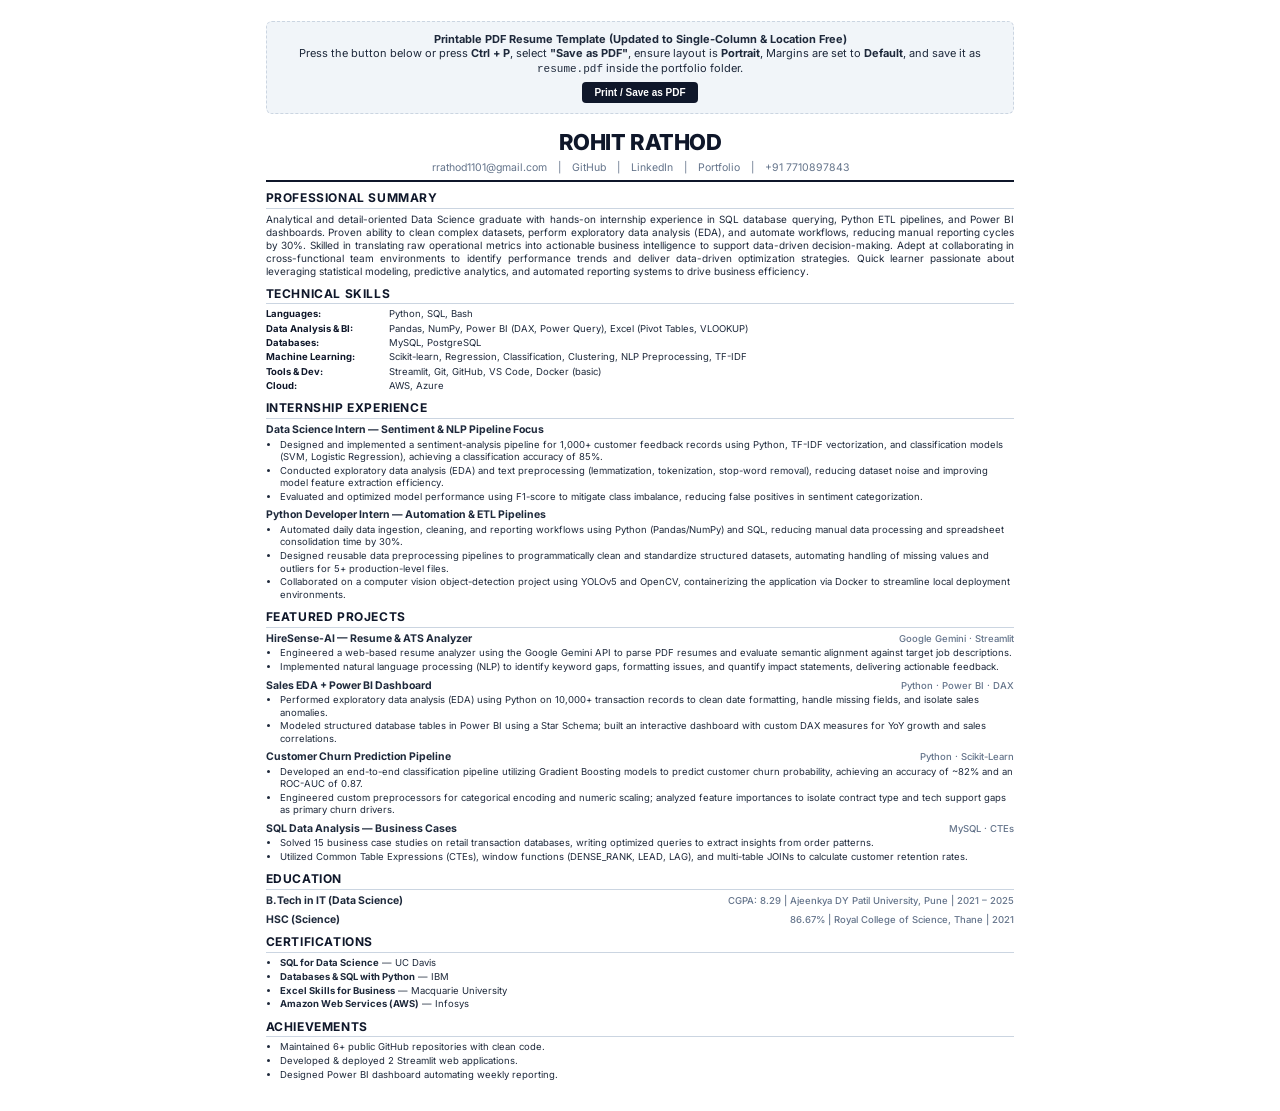
<file: resume_printable.html>
<!DOCTYPE html>
<html lang="en">
<head>
    <meta charset="UTF-8">
    <meta name="viewport" content="width=device-width, initial-scale=1.0">
    <title>Rohit Rathod - Resume (Data Analyst)</title>
    <link rel="preconnect" href="https://fonts.googleapis.com">
    <link rel="preconnect" href="https://fonts.gstatic.com" crossorigin>
    <link href="https://fonts.googleapis.com/css2?family=Inter:wght@300;400;500;600;700;800&display=swap" rel="stylesheet">
    <style>
        :root {
            --primary: #0f172a;
            --secondary: #475569;
            --text-dark: #1e293b;
            --text-light: #64748b;
            --line: #cbd5e1;
        }

        * {
            margin: 0;
            padding: 0;
            box-sizing: border-box;
        }

        body {
            font-family: 'Inter', sans-serif;
            color: var(--text-dark);
            line-height: 1.3;
            padding: 0.22in 0.35in;
            background-color: #fff;
            max-width: 8.5in;
            margin: 0 auto;
        }

        @page {
            size: letter;
            margin: 0.22in 0.35in;
        }

        @media print {
            body {
                padding: 0;
                color: #000;
                max-width: 100%;
            }
            .no-print {
                display: none !important;
            }
            a {
                text-decoration: none !important;
                color: inherit !important; /* Clickable but visually styled as normal text */
            }
            .item-header {
                display: block !important;
            }
            .item-title {
                float: left !important;
            }
            .item-date {
                float: right !important;
            }
            .item-header::after {
                content: "" !important;
                display: table !important;
                clear: both !important;
            }
        }

        /* Banner for instructions */
        .print-banner {
            background-color: #f1f5f9;
            border: 1px dashed #cbd5e1;
            padding: 10px;
            border-radius: 6px;
            margin-bottom: 14px;
            text-align: center;
            font-size: 11px;
            color: var(--text-dark);
        }

        .print-btn {
            background-color: #0f172a;
            color: #fff;
            border: none;
            padding: 5px 12px;
            border-radius: 4px;
            cursor: pointer;
            font-weight: 600;
            margin-top: 6px;
            font-size: 10px;
        }

        .print-btn:hover {
            background-color: #1e293b;
        }

        /* Header block */
        .header {
            text-align: center;
            margin-bottom: 8px;
            border-bottom: 2px solid var(--primary);
            padding-bottom: 6px;
        }

        .name {
            font-size: 22px;
            font-weight: 800;
            letter-spacing: -0.02em;
            color: var(--primary);
            text-transform: uppercase;
        }

        .title {
            font-size: 12px;
            font-weight: 600;
            color: var(--secondary);
            text-transform: uppercase;
            letter-spacing: 0.1em;
            margin-top: 2px;
        }

        .contact-info {
            text-align: center;
            font-size: 10.5px;
            color: var(--text-light);
            margin-top: 4px;
        }

        .contact-info span,
        .contact-info a {
            display: inline-block;
            margin: 0 4px;
        }

        .contact-info a {
            color: var(--text-light);
            text-decoration: none;
        }

        .contact-info a:hover {
            text-decoration: underline;
        }

        /* Sections */
        .section {
            margin-bottom: 8px;
        }

        .section-title {
            font-size: 12px;
            font-weight: 700;
            text-transform: uppercase;
            letter-spacing: 0.05em;
            color: var(--primary);
            border-bottom: 1px solid var(--line);
            padding-bottom: 2px;
            margin-bottom: 4px;
        }

        .summary-text {
            font-size: 10px;
            color: var(--text-dark);
            text-align: justify;
        }

        /* Lists and items */
        .item {
            margin-bottom: 5px;
        }

        .item-header {
            display: flex;
            justify-content: space-between;
            align-items: baseline;
            margin-bottom: 2px;
        }

        .item-title {
            font-size: 10.5px;
            font-weight: 700;
            color: var(--text-dark);
        }

        .item-title a {
            color: inherit;
            text-decoration: none;
        }

        .item-title a:hover {
            text-decoration: underline;
        }

        .item-subtitle {
            font-size: 10px;
            font-weight: 600;
            color: var(--secondary);
            margin-bottom: 2px;
        }

        .item-date {
            font-size: 9.5px;
            color: var(--text-light);
            font-weight: 500;
        }

        .item-bullets {
            list-style-type: disc;
            margin-left: 14px;
            font-size: 9.5px;
            color: var(--text-dark);
        }

        .item-bullets li {
            margin-bottom: 1.5px;
        }

        /* Technical Skills section (inline list for parsing) */
        .skills-container {
            font-size: 9.5px;
            color: var(--text-dark);
        }

        .skills-row {
            margin-bottom: 2px;
        }

        .skills-label {
            font-weight: 700;
            color: var(--primary);
            display: inline-block;
            width: 120px;
        }

        /* Multi-column items in single layout (e.g. Edu and Certs side-by-side elements) */
        .grid-2col {
            display: grid;
            grid-template-columns: 1.25fr 0.75fr;
            gap: 20px;
        }



        .edu-card {
            margin-bottom: 6px;
        }

        .edu-degree {
            font-size: 10.5px;
            font-weight: 700;
        }

        .edu-school {
            font-size: 9.5px;
            color: var(--secondary);
        }

        .edu-meta {
            font-size: 9px;
            color: var(--text-light);
        }

        .cert-item {
            margin-bottom: 4px;
            font-size: 9.5px;
        }

        .cert-name {
            font-weight: 600;
        }

        .cert-issuer {
            color: var(--text-light);
            font-size: 9px;
        }
    </style>
</head>
<body>

    <!-- Instruction Banner (Hidden when printing) -->
    <div class="print-banner no-print">
        <p><strong>Printable PDF Resume Template (Updated to Single-Column & Location Free)</strong></p>
        <p>Press the button below or press <strong>Ctrl + P</strong>, select <strong>"Save as PDF"</strong>, ensure layout is <strong>Portrait</strong>, Margins are set to <strong>Default</strong>, and save it as <code>resume.pdf</code> inside the portfolio folder.</p>
        <button class="print-btn" onclick="window.print()">Print / Save as PDF</button>
    </div>

    <!-- Header Section -->
    <div class="header">
        <h1 class="name">Rohit Rathod</h1>
        <div class="contact-info">
            <a href="mailto:rrathod1101@gmail.com">rrathod1101@gmail.com</a>
            <span>|</span>
            <a href="https://github.com/Rohittt619" target="_blank">GitHub</a>
            <span>|</span>
            <a href="https://www.linkedin.com/in/rohit-rathod-19442a228" target="_blank">LinkedIn</a>
            <span>|</span>
            <a href="https://Rohittt619.github.io" target="_blank">Portfolio</a>
            <span>|</span>
            <a href="tel:+917710897843">+91 7710897843</a>
        </div>
    </div>

    <!-- Professional Summary -->
    <div class="section">
        <h2 class="section-title">Professional Summary</h2>
        <p class="summary-text">
            Analytical and detail-oriented Data Science graduate with hands-on internship experience in SQL database querying, Python ETL pipelines, and Power BI dashboards. Proven ability to clean complex datasets, perform exploratory data analysis (EDA), and automate workflows, reducing manual reporting cycles by 30%. Skilled in translating raw operational metrics into actionable business intelligence to support data-driven decision-making. Adept at collaborating in cross-functional team environments to identify performance trends and deliver data-driven optimization strategies. Quick learner passionate about leveraging statistical modeling, predictive analytics, and automated reporting systems to drive business efficiency.
        </p>
    </div>

    <!-- Technical Skills -->
    <div class="section">
        <h2 class="section-title">Technical Skills</h2>
        <div class="skills-container">
            <div class="skills-row">
                <span class="skills-label">Languages:</span>
                <span>Python, SQL, Bash</span>
            </div>
            <div class="skills-row">
                <span class="skills-label">Data Analysis & BI:</span>
                <span>Pandas, NumPy, Power BI (DAX, Power Query), Excel (Pivot Tables, VLOOKUP)</span>
            </div>
            <div class="skills-row">
                <span class="skills-label">Databases:</span>
                <span>MySQL, PostgreSQL</span>
            </div>
            <div class="skills-row">
                <span class="skills-label">Machine Learning:</span>
                <span>Scikit-learn, Regression, Classification, Clustering, NLP Preprocessing, TF-IDF</span>
            </div>
            <div class="skills-row">
                <span class="skills-label">Tools & Dev:</span>
                <span>Streamlit, Git, GitHub, VS Code, Docker (basic)</span>
            </div>
            <div class="skills-row">
                <span class="skills-label">Cloud:</span>
                <span>AWS, Azure</span>
            </div>
        </div>
    </div>

    <!-- Internship Experience -->
    <div class="section">
        <h2 class="section-title">Internship Experience</h2>
        
        <div class="item">
            <div class="item-header">
                <span class="item-title">Data Science Intern — Sentiment & NLP Pipeline Focus</span>
            </div>
            <ul class="item-bullets">
                <li>Designed and implemented a sentiment-analysis pipeline for 1,000+ customer feedback records using Python, TF-IDF vectorization, and classification models (SVM, Logistic Regression), achieving a classification accuracy of 85%.</li>
                <li>Conducted exploratory data analysis (EDA) and text preprocessing (lemmatization, tokenization, stop-word removal), reducing dataset noise and improving model feature extraction efficiency.</li>
                <li>Evaluated and optimized model performance using F1-score to mitigate class imbalance, reducing false positives in sentiment categorization.</li>
            </ul>
        </div>

        <div class="item">
            <div class="item-header">
                <span class="item-title">Python Developer Intern — Automation & ETL Pipelines</span>
            </div>
            <ul class="item-bullets">
                <li>Automated daily data ingestion, cleaning, and reporting workflows using Python (Pandas/NumPy) and SQL, reducing manual data processing and spreadsheet consolidation time by 30%.</li>
                <li>Designed reusable data preprocessing pipelines to programmatically clean and standardize structured datasets, automating handling of missing values and outliers for 5+ production-level files.</li>
                <li>Collaborated on a computer vision object-detection project using YOLOv5 and OpenCV, containerizing the application via Docker to streamline local deployment environments.</li>
            </ul>
        </div>
    </div>

    <!-- Featured Projects -->
    <div class="section">
        <h2 class="section-title">Featured Projects</h2>
        
        <div class="item">
            <div class="item-header">
                <span class="item-title"><a href="https://github.com/Rohittt619" target="_blank">HireSense-AI — Resume & ATS Analyzer</a></span>
                <span class="item-date">Google Gemini · Streamlit</span>
            </div>
            <ul class="item-bullets">
                <li>Engineered a web-based resume analyzer using the Google Gemini API to parse PDF resumes and evaluate semantic alignment against target job descriptions.</li>
                <li>Implemented natural language processing (NLP) to identify keyword gaps, formatting issues, and quantify impact statements, delivering actionable feedback.</li>
            </ul>
        </div>

        <div class="item">
            <div class="item-header">
                <span class="item-title"><a href="https://github.com/Rohittt619" target="_blank">Sales EDA + Power BI Dashboard</a></span>
                <span class="item-date">Python · Power BI · DAX</span>
            </div>
            <ul class="item-bullets">
                <li>Performed exploratory data analysis (EDA) using Python on 10,000+ transaction records to clean date formatting, handle missing fields, and isolate sales anomalies.</li>
                <li>Modeled structured database tables in Power BI using a Star Schema; built an interactive dashboard with custom DAX measures for YoY growth and sales correlations.</li>
            </ul>
        </div>

        <div class="item">
            <div class="item-header">
                <span class="item-title"><a href="https://github.com/Rohittt619" target="_blank">Customer Churn Prediction Pipeline</a></span>
                <span class="item-date">Python · Scikit-Learn</span>
            </div>
            <ul class="item-bullets">
                <li>Developed an end-to-end classification pipeline utilizing Gradient Boosting models to predict customer churn probability, achieving an accuracy of ~82% and an ROC-AUC of 0.87.</li>
                <li>Engineered custom preprocessors for categorical encoding and numeric scaling; analyzed feature importances to isolate contract type and tech support gaps as primary churn drivers.</li>
            </ul>
        </div>

        <div class="item">
            <div class="item-header">
                <span class="item-title"><a href="https://github.com/Rohittt619" target="_blank">SQL Data Analysis — Business Cases</a></span>
                <span class="item-date">MySQL · CTEs</span>
            </div>
            <ul class="item-bullets">
                <li>Solved 15 business case studies on retail transaction databases, writing optimized queries to extract insights from order patterns.</li>
                <li>Utilized Common Table Expressions (CTEs), window functions (DENSE_RANK, LEAD, LAG), and multi-table JOINs to calculate customer retention rates.</li>
            </ul>
        </div>
    </div>

    <!-- Education Section -->
    <div class="section">
        <h2 class="section-title">Education</h2>
        <div class="item">
            <div class="item-header">
                <span class="item-title">B.Tech in IT (Data Science)</span>
                <span class="item-date">CGPA: 8.29 | Ajeenkya DY Patil University, Pune | 2021 – 2025</span>
            </div>
        </div>
        <div class="item">
            <div class="item-header">
                <span class="item-title">HSC (Science)</span>
                <span class="item-date">86.67% | Royal College of Science, Thane | 2021</span>
            </div>
        </div>
    </div>

    <!-- Certifications Section -->
    <div class="section">
        <h2 class="section-title">Certifications</h2>
        <ul class="item-bullets" style="margin-left: 14px;">
            <li><strong>SQL for Data Science</strong> — UC Davis</li>
            <li><strong>Databases & SQL with Python</strong> — IBM</li>
            <li><strong>Excel Skills for Business</strong> — Macquarie University</li>
            <li><strong>Amazon Web Services (AWS)</strong> — Infosys</li>
        </ul>
    </div>

    <!-- Achievements Section -->
    <div class="section">
        <h2 class="section-title">Achievements</h2>
        <ul class="item-bullets" style="margin-left: 14px;">
            <li>Maintained 6+ public GitHub repositories with clean code.</li>
            <li>Developed & deployed 2 Streamlit web applications.</li>
            <li>Designed Power BI dashboard automating weekly reporting.</li>
        </ul>
    </div>

</body>
</html>
</file>
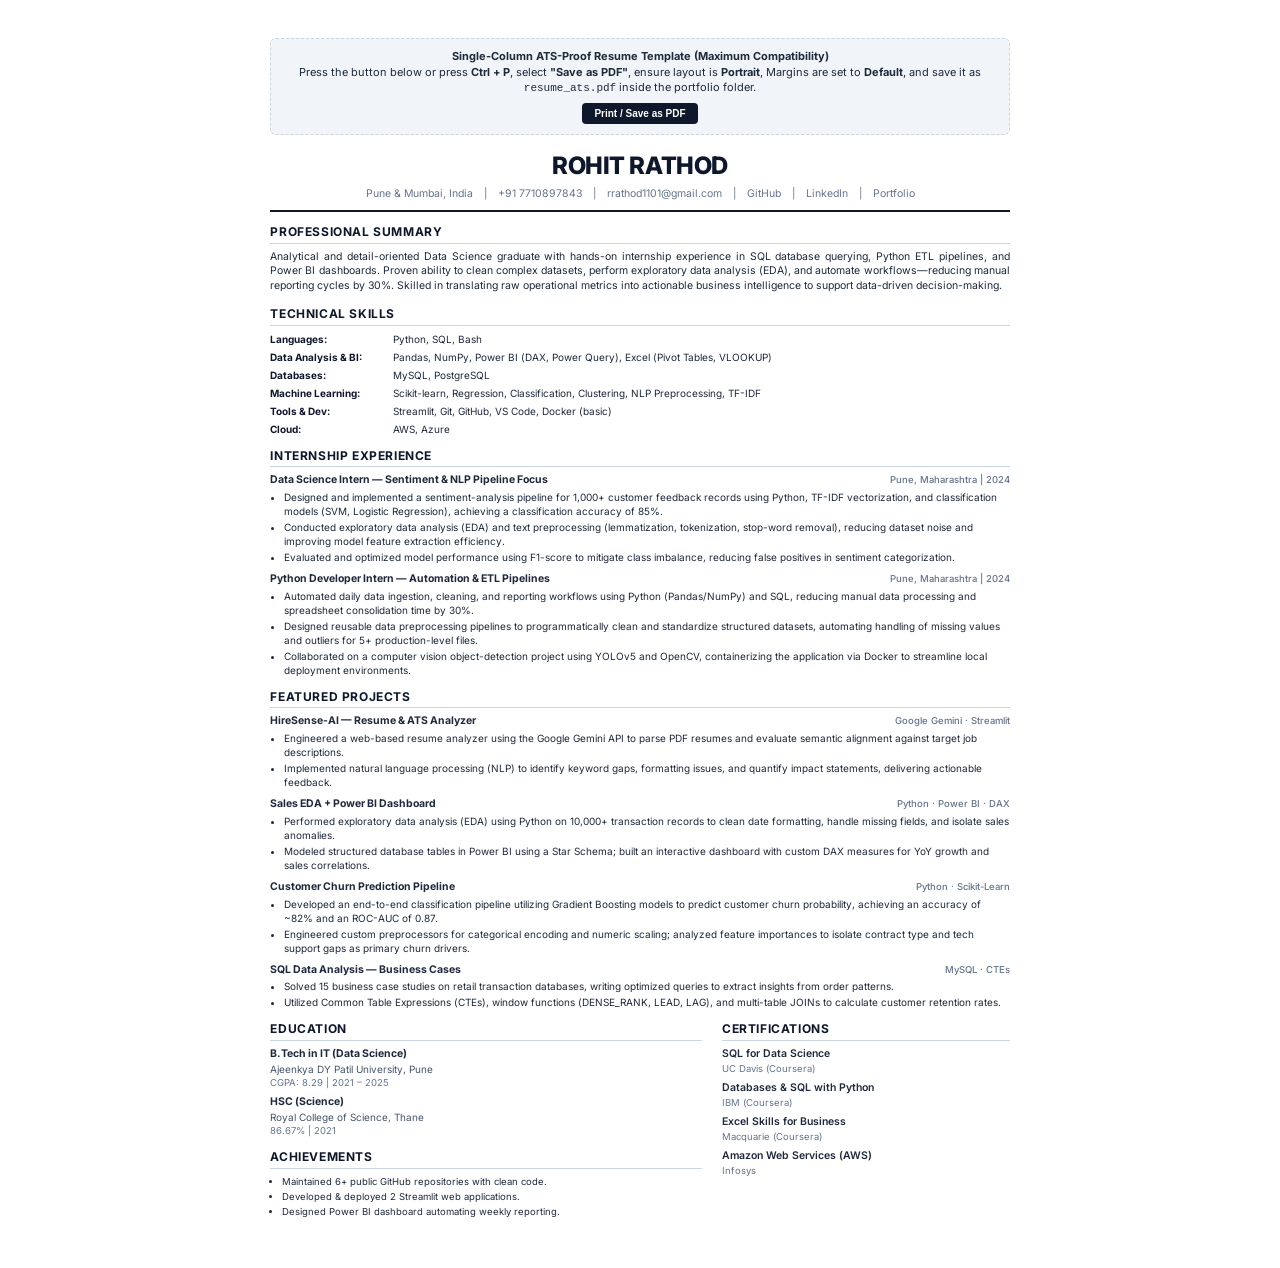
<file: resume_single_column.html>
<!DOCTYPE html>
<html lang="en">
<head>
    <meta charset="UTF-8">
    <meta name="viewport" content="width=device-width, initial-scale=1.0">
    <title>Rohit Rathod - Resume (Data Analyst)</title>
    <link rel="preconnect" href="https://fonts.googleapis.com">
    <link rel="preconnect" href="https://fonts.gstatic.com" crossorigin>
    <link href="https://fonts.googleapis.com/css2?family=Inter:wght@300;400;500;600;700;800&display=swap" rel="stylesheet">
    <style>
        :root {
            --primary: #0f172a;
            --secondary: #475569;
            --text-dark: #1e293b;
            --text-light: #64748b;
            --line: #cbd5e1;
        }

        * {
            margin: 0;
            padding: 0;
            box-sizing: border-box;
        }

        body {
            font-family: 'Inter', sans-serif;
            color: var(--text-dark);
            line-height: 1.4;
            padding: 0.4in;
            background-color: #fff;
            max-width: 8.5in;
            margin: 0 auto;
        }

        @page {
            size: letter;
            margin: 0.45in;
        }

        @media print {
            body {
                padding: 0;
                color: #000;
                max-width: 100%;
            }
            .no-print {
                display: none !important;
            }
            a {
                text-decoration: underline !important;
                color: #1e40af !important; /* Professional blue print links */
            }
            .item-header {
                display: block !important;
            }
            .item-title {
                float: left !important;
            }
            .item-date {
                float: right !important;
            }
            .item-header::after {
                content: "" !important;
                display: table !important;
                clear: both !important;
            }
        }

        /* Banner for instructions */
        .print-banner {
            background-color: #f1f5f9;
            border: 1px dashed #cbd5e1;
            padding: 10px;
            border-radius: 6px;
            margin-bottom: 14px;
            text-align: center;
            font-size: 11px;
            color: var(--text-dark);
        }

        .print-btn {
            background-color: #0f172a;
            color: #fff;
            border: none;
            padding: 5px 12px;
            border-radius: 4px;
            cursor: pointer;
            font-weight: 600;
            margin-top: 6px;
            font-size: 10px;
        }

        .print-btn:hover {
            background-color: #1e293b;
        }

        /* Header block */
        .header {
            text-align: center;
            margin-bottom: 12px;
            border-bottom: 2px solid var(--primary);
            padding-bottom: 8px;
        }

        .name {
            font-size: 24px;
            font-weight: 800;
            letter-spacing: -0.02em;
            color: var(--primary);
            text-transform: uppercase;
        }

        .title {
            font-size: 13px;
            font-weight: 600;
            color: var(--secondary);
            text-transform: uppercase;
            letter-spacing: 0.1em;
            margin-top: 2px;
        }

        .contact-info {
            text-align: center;
            font-size: 10.5px;
            color: var(--text-light);
            margin-top: 5px;
        }

        .contact-info span,
        .contact-info a {
            display: inline-block;
            margin: 0 4px;
        }

        .contact-info a {
            color: var(--text-light);
            text-decoration: none;
        }

        .contact-info a:hover {
            text-decoration: underline;
        }

        /* Sections */
        .section {
            margin-bottom: 12px;
        }

        .section-title {
            font-size: 12px;
            font-weight: 700;
            text-transform: uppercase;
            letter-spacing: 0.05em;
            color: var(--primary);
            border-bottom: 1px solid var(--line);
            padding-bottom: 2px;
            margin-bottom: 6px;
        }

        .summary-text {
            font-size: 10.5px;
            color: var(--text-dark);
            text-align: justify;
        }

        /* Lists and items */
        .item {
            margin-bottom: 8px;
        }

        .item-header {
            display: flex;
            justify-content: space-between;
            align-items: baseline;
            margin-bottom: 2px;
        }

        .item-title {
            font-size: 10.5px;
            font-weight: 700;
            color: var(--text-dark);
        }

        .item-title a {
            color: inherit;
            text-decoration: none;
        }

        .item-title a:hover {
            text-decoration: underline;
        }

        .item-subtitle {
            font-size: 10.5px;
            font-weight: 600;
            color: var(--secondary);
            margin-bottom: 2px;
        }

        .item-date {
            font-size: 9.5px;
            color: var(--text-light);
            font-weight: 500;
        }

        .item-bullets {
            list-style-type: disc;
            margin-left: 14px;
            font-size: 10px;
            color: var(--text-dark);
        }

        .item-bullets li {
            margin-bottom: 2px;
        }

        /* Technical Skills section (inline list for parsing) */
        .skills-container {
            font-size: 10px;
            color: var(--text-dark);
        }

        .skills-row {
            margin-bottom: 4px;
        }

        .skills-label {
            font-weight: 700;
            color: var(--primary);
            display: inline-block;
            width: 120px;
        }

        /* Multi-column items in single layout (e.g. Edu and Certs side-by-side elements) */
        .grid-2col {
            display: grid;
            grid-template-columns: 1.2fr 0.8fr;
            gap: 20px;
        }

        @media print {
            .grid-2col {
                display: block !important;
            }
            .grid-2col-item {
                margin-bottom: 10px;
            }
        }

        .edu-card {
            margin-bottom: 6px;
        }

        .edu-degree {
            font-size: 10.5px;
            font-weight: 700;
        }

        .edu-school {
            font-size: 10px;
            color: var(--secondary);
        }

        .edu-meta {
            font-size: 9.5px;
            color: var(--text-light);
        }

        .cert-item {
            margin-bottom: 4px;
            font-size: 10px;
        }

        .cert-name {
            font-weight: 600;
        }

        .cert-issuer {
            color: var(--text-light);
            font-size: 9.5px;
        }
    </style>
</head>
<body>

    <!-- Instruction Banner (Hidden when printing) -->
    <div class="print-banner no-print">
        <p><strong>Single-Column ATS-Proof Resume Template (Maximum Compatibility)</strong></p>
        <p>Press the button below or press <strong>Ctrl + P</strong>, select <strong>"Save as PDF"</strong>, ensure layout is <strong>Portrait</strong>, Margins are set to <strong>Default</strong>, and save it as <code>resume_ats.pdf</code> inside the portfolio folder.</p>
        <button class="print-btn" onclick="window.print()">Print / Save as PDF</button>
    </div>

    <!-- Header Section -->
    <div class="header">
        <h1 class="name">Rohit Rathod</h1>
        <div class="contact-info">
            <span>Pune & Mumbai, India</span>
            <span>|</span>
            <a href="tel:+917710897843">+91 7710897843</a>
            <span>|</span>
            <a href="mailto:rrathod1101@gmail.com">rrathod1101@gmail.com</a>
            <span>|</span>
            <a href="https://github.com/Rohittt619" target="_blank">GitHub</a>
            <span>|</span>
            <a href="https://linkedin.com/in/rohit-rathod-" target="_blank">LinkedIn</a>
            <span>|</span>
            <a href="https://Rohittt619.github.io" target="_blank">Portfolio</a>
        </div>
    </div>

    <!-- Professional Summary -->
    <div class="section">
        <h2 class="section-title">Professional Summary</h2>
        <p class="summary-text">
            Analytical and detail-oriented Data Science graduate with hands-on internship experience in SQL database querying, Python ETL pipelines, and Power BI dashboards. Proven ability to clean complex datasets, perform exploratory data analysis (EDA), and automate workflows—reducing manual reporting cycles by 30%. Skilled in translating raw operational metrics into actionable business intelligence to support data-driven decision-making.
        </p>
    </div>

    <!-- Technical Skills -->
    <div class="section">
        <h2 class="section-title">Technical Skills</h2>
        <div class="skills-container">
            <div class="skills-row">
                <span class="skills-label">Languages:</span>
                <span>Python, SQL, Bash</span>
            </div>
            <div class="skills-row">
                <span class="skills-label">Data Analysis & BI:</span>
                <span>Pandas, NumPy, Power BI (DAX, Power Query), Excel (Pivot Tables, VLOOKUP)</span>
            </div>
            <div class="skills-row">
                <span class="skills-label">Databases:</span>
                <span>MySQL, PostgreSQL</span>
            </div>
            <div class="skills-row">
                <span class="skills-label">Machine Learning:</span>
                <span>Scikit-learn, Regression, Classification, Clustering, NLP Preprocessing, TF-IDF</span>
            </div>
            <div class="skills-row">
                <span class="skills-label">Tools & Dev:</span>
                <span>Streamlit, Git, GitHub, VS Code, Docker (basic)</span>
            </div>
            <div class="skills-row">
                <span class="skills-label">Cloud:</span>
                <span>AWS, Azure</span>
            </div>
        </div>
    </div>

    <!-- Internship Experience -->
    <div class="section">
        <h2 class="section-title">Internship Experience</h2>
        
        <div class="item">
            <div class="item-header">
                <span class="item-title">Data Science Intern — Sentiment & NLP Pipeline Focus</span>
                <span class="item-date">Pune, Maharashtra | 2024</span>
            </div>
            <ul class="item-bullets">
                <li>Designed and implemented a sentiment-analysis pipeline for 1,000+ customer feedback records using Python, TF-IDF vectorization, and classification models (SVM, Logistic Regression), achieving a classification accuracy of 85%.</li>
                <li>Conducted exploratory data analysis (EDA) and text preprocessing (lemmatization, tokenization, stop-word removal), reducing dataset noise and improving model feature extraction efficiency.</li>
                <li>Evaluated and optimized model performance using F1-score to mitigate class imbalance, reducing false positives in sentiment categorization.</li>
            </ul>
        </div>

        <div class="item">
            <div class="item-header">
                <span class="item-title">Python Developer Intern — Automation & ETL Pipelines</span>
                <span class="item-date">Pune, Maharashtra | 2024</span>
            </div>
            <ul class="item-bullets">
                <li>Automated daily data ingestion, cleaning, and reporting workflows using Python (Pandas/NumPy) and SQL, reducing manual data processing and spreadsheet consolidation time by 30%.</li>
                <li>Designed reusable data preprocessing pipelines to programmatically clean and standardize structured datasets, automating handling of missing values and outliers for 5+ production-level files.</li>
                <li>Collaborated on a computer vision object-detection project using YOLOv5 and OpenCV, containerizing the application via Docker to streamline local deployment environments.</li>
            </ul>
        </div>
    </div>

    <!-- Featured Projects -->
    <div class="section">
        <h2 class="section-title">Featured Projects</h2>
        
        <div class="item">
            <div class="item-header">
                <span class="item-title"><a href="https://github.com/Rohittt619" target="_blank">HireSense-AI — Resume & ATS Analyzer</a></span>
                <span class="item-date">Google Gemini · Streamlit</span>
            </div>
            <ul class="item-bullets">
                <li>Engineered a web-based resume analyzer using the Google Gemini API to parse PDF resumes and evaluate semantic alignment against target job descriptions.</li>
                <li>Implemented natural language processing (NLP) to identify keyword gaps, formatting issues, and quantify impact statements, delivering actionable feedback.</li>
            </ul>
        </div>

        <div class="item">
            <div class="item-header">
                <span class="item-title"><a href="https://github.com/Rohittt619" target="_blank">Sales EDA + Power BI Dashboard</a></span>
                <span class="item-date">Python · Power BI · DAX</span>
            </div>
            <ul class="item-bullets">
                <li>Performed exploratory data analysis (EDA) using Python on 10,000+ transaction records to clean date formatting, handle missing fields, and isolate sales anomalies.</li>
                <li>Modeled structured database tables in Power BI using a Star Schema; built an interactive dashboard with custom DAX measures for YoY growth and sales correlations.</li>
            </ul>
        </div>

        <div class="item">
            <div class="item-header">
                <span class="item-title"><a href="https://github.com/Rohittt619" target="_blank">Customer Churn Prediction Pipeline</a></span>
                <span class="item-date">Python · Scikit-Learn</span>
            </div>
            <ul class="item-bullets">
                <li>Developed an end-to-end classification pipeline utilizing Gradient Boosting models to predict customer churn probability, achieving an accuracy of ~82% and an ROC-AUC of 0.87.</li>
                <li>Engineered custom preprocessors for categorical encoding and numeric scaling; analyzed feature importances to isolate contract type and tech support gaps as primary churn drivers.</li>
            </ul>
        </div>

        <div class="item">
            <div class="item-header">
                <span class="item-title"><a href="https://github.com/Rohittt619" target="_blank">SQL Data Analysis — Business Cases</a></span>
                <span class="item-date">MySQL · CTEs</span>
            </div>
            <ul class="item-bullets">
                <li>Solved 15 business case studies on retail transaction databases, writing optimized queries to extract insights from order patterns.</li>
                <li>Utilized Common Table Expressions (CTEs), window functions (DENSE_RANK, LEAD, LAG), and multi-table JOINs to calculate customer retention rates.</li>
            </ul>
        </div>
    </div>

    <!-- Education, Certifications & Achievements in a clean single-column structure -->
    <div class="grid-2col">
        
        <!-- Left Side: Education & Achievements -->
        <div class="grid-2col-item">
            <div class="section">
                <h2 class="section-title">Education</h2>
                <div class="edu-card">
                    <div class="edu-degree">B.Tech in IT (Data Science)</div>
                    <div class="edu-school">Ajeenkya DY Patil University, Pune</div>
                    <div class="edu-meta">CGPA: 8.29 | 2021 – 2025</div>
                </div>
                <div class="edu-card">
                    <div class="edu-degree">HSC (Science)</div>
                    <div class="edu-school">Royal College of Science, Thane</div>
                    <div class="edu-meta">86.67% | 2021</div>
                </div>
            </div>

            <div class="section" style="margin-top: 10px;">
                <h2 class="section-title">Achievements</h2>
                <ul class="item-bullets" style="margin-left: 12px; font-size: 9.5px;">
                    <li>Maintained 6+ public GitHub repositories with clean code.</li>
                    <li>Developed & deployed 2 Streamlit web applications.</li>
                    <li>Designed Power BI dashboard automating weekly reporting.</li>
                </ul>
            </div>
        </div>

        <!-- Right Side: Certifications -->
        <div class="grid-2col-item">
            <div class="section">
                <h2 class="section-title">Certifications</h2>
                <div class="cert-item" style="margin-bottom: 6px;">
                    <div class="cert-name" style="font-size: 10.5px;">SQL for Data Science</div>
                    <div class="cert-issuer">UC Davis (Coursera)</div>
                </div>
                <div class="cert-item" style="margin-bottom: 6px;">
                    <div class="cert-name" style="font-size: 10.5px;">Databases & SQL with Python</div>
                    <div class="cert-issuer">IBM (Coursera)</div>
                </div>
                <div class="cert-item" style="margin-bottom: 6px;">
                    <div class="cert-name" style="font-size: 10.5px;">Excel Skills for Business</div>
                    <div class="cert-issuer">Macquarie (Coursera)</div>
                </div>
                <div class="cert-item" style="margin-bottom: 6px;">
                    <div class="cert-name" style="font-size: 10.5px;">Amazon Web Services (AWS)</div>
                    <div class="cert-issuer">Infosys</div>
                </div>
            </div>
        </div>

    </div>

</body>
</html>
</file>
<file: style.css>
/* -------------------------------------------------------------
   Rohit Rathod - Portfolio Stylesheet
   Theme: Sleek Dark / Glassmorphism / Cyber Accents
   Fonts: Outfit (Headers), Plus Jakarta Sans (Body)
------------------------------------------------------------- */

/* Root Variables - Harmonious HSL Tailored Palette */
:root {
    --bg-dark: #070913;
    --bg-card: rgba(13, 17, 33, 0.65);
    --bg-card-hover: rgba(22, 28, 54, 0.8);
    --primary: #00f2fe;        /* Cyber Blue */
    --primary-rgb: 0, 242, 254;
    --secondary: #4facfe;      /* Deep Sky Blue */
    --accent: #ff4757;         /* Churn Alert / Coral */
    --text-main: #f1f3f9;
    --text-muted: #8b9bb4;
    --text-dark: #4b586e;
    --border: rgba(255, 255, 255, 0.07);
    --border-hover: rgba(0, 242, 254, 0.3);
    --glow-primary: 0 0 20px rgba(0, 242, 254, 0.25);
    --glow-secondary: 0 0 20px rgba(79, 172, 254, 0.25);
    --glow-accent: 0 0 20px rgba(255, 71, 87, 0.35);
    --transition-smooth: all 0.4s cubic-bezier(0.16, 1, 0.3, 1);
    --transition-fast: all 0.2s ease;
}

/* Reset & Base Styles */
* {
    margin: 0;
    padding: 0;
    box-sizing: border-box;
    scroll-behavior: smooth;
}

body {
    background-color: var(--bg-dark);
    color: var(--text-main);
    font-family: 'Plus Jakarta Sans', sans-serif;
    line-height: 1.6;
    overflow-x: hidden;
    position: relative;
}

/* Scrollbar styling */
::-webkit-scrollbar {
    width: 8px;
}
::-webkit-scrollbar-track {
    background: var(--bg-dark);
}
::-webkit-scrollbar-thumb {
    background: #1e2540;
    border-radius: 4px;
}
::-webkit-scrollbar-thumb:hover {
    background: var(--primary);
}

/* Background Canvas */
#hero-particles {
    position: fixed;
    top: 0;
    left: 0;
    width: 100vw;
    height: 100vh;
    z-index: -1;
    pointer-events: none;
    background: radial-gradient(circle at 50% 50%, #0c1229 0%, var(--bg-dark) 100%);
}

/* Grid & Layout Utilities */
.container {
    width: 100%;
    max-width: 1200px;
    margin: 0 auto;
    padding: 0 2rem;
}

section {
    position: relative;
    z-index: 1;
}

.section-padding {
    padding: 8rem 0;
}

/* Section Header */
.section-header {
    text-align: center;
    margin-bottom: 5rem;
    position: relative;
}

.section-tag {
    display: inline-block;
    font-family: 'Outfit', sans-serif;
    text-transform: uppercase;
    font-size: 0.85rem;
    font-weight: 700;
    letter-spacing: 0.15em;
    color: var(--primary);
    margin-bottom: 0.5rem;
    text-shadow: 0 0 10px rgba(0, 242, 254, 0.3);
}

.section-title {
    font-family: 'Outfit', sans-serif;
    font-size: 2.75rem;
    font-weight: 800;
    letter-spacing: -0.02em;
    color: #fff;
    margin-bottom: 1rem;
}

.section-underline {
    width: 60px;
    height: 4px;
    background: linear-gradient(90deg, var(--primary), var(--secondary));
    margin: 0 auto;
    border-radius: 2px;
    box-shadow: var(--glow-primary);
}

/* Typography & Links */
h1, h2, h3, h4, h5, h6 {
    font-family: 'Outfit', sans-serif;
    color: #fff;
}

a {
    color: inherit;
    text-decoration: none;
}

/* Buttons */
.btn {
    display: inline-flex;
    align-items: center;
    justify-content: center;
    padding: 0.8rem 2rem;
    border-radius: 50px;
    font-family: 'Outfit', sans-serif;
    font-weight: 600;
    font-size: 0.95rem;
    cursor: pointer;
    transition: var(--transition-smooth);
    border: none;
    gap: 0.5rem;
}

.btn-primary {
    background: linear-gradient(135deg, var(--primary) 0%, var(--secondary) 100%);
    color: #070913;
    box-shadow: var(--glow-primary);
}

.btn-primary:hover {
    transform: translateY(-3px);
    box-shadow: 0 10px 25px rgba(0, 242, 254, 0.45);
}

.btn-outline {
    background: transparent;
    border: 1px solid rgba(255, 255, 255, 0.15);
    color: #fff;
}

.btn-outline:hover {
    background: rgba(255, 255, 255, 0.05);
    border-color: #fff;
    transform: translateY(-3px);
}

.btn-block {
    width: 100%;
}

/* Header & Navigation */
header {
    position: fixed;
    top: 0;
    left: 0;
    width: 100%;
    height: 80px;
    z-index: 100;
    transition: var(--transition-smooth);
}

header.scrolled {
    background: rgba(7, 9, 19, 0.85);
    backdrop-filter: blur(15px);
    border-bottom: 1px solid var(--border);
    height: 70px;
}

.nav-container {
    max-width: 1200px;
    margin: 0 auto;
    height: 100%;
    display: flex;
    align-items: center;
    justify-content: space-between;
    padding: 0 2rem;
}

.logo {
    font-family: 'Outfit', sans-serif;
    font-size: 1.5rem;
    font-weight: 800;
    color: #fff;
}

.logo-accent {
    color: var(--primary);
    text-shadow: var(--glow-primary);
}

.nav-menu {
    display: flex;
    align-items: center;
    gap: 2.5rem;
}

.nav-link {
    font-family: 'Outfit', sans-serif;
    font-weight: 500;
    font-size: 0.95rem;
    color: var(--text-muted);
    transition: var(--transition-fast);
    position: relative;
    padding: 0.5rem 0;
}

.nav-link:hover, .nav-link.active {
    color: #fff;
}

.nav-link::after {
    content: '';
    position: absolute;
    bottom: 0;
    left: 0;
    width: 0;
    height: 2px;
    background: var(--primary);
    transition: var(--transition-fast);
    box-shadow: var(--glow-primary);
}

.nav-link:hover::after, .nav-link.active::after {
    width: 100%;
}

.nav-btn {
    padding: 0.6rem 1.5rem;
    font-size: 0.85rem;
}

.mobile-menu-toggle {
    display: none;
    font-size: 1.5rem;
    color: #fff;
    cursor: pointer;
}

/* Mobile Nav Overlay */
.mobile-nav-overlay {
    position: fixed;
    top: 0;
    left: 100%;
    width: 100%;
    height: 100%;
    background: rgba(7, 9, 19, 0.98);
    backdrop-filter: blur(20px);
    z-index: 99;
    display: flex;
    align-items: center;
    justify-content: center;
    transition: var(--transition-smooth);
}

.mobile-nav-overlay.open {
    left: 0;
}

.mobile-nav-menu {
    display: flex;
    flex-direction: column;
    align-items: center;
    gap: 2.5rem;
}

.mobile-nav-link {
    font-family: 'Outfit', sans-serif;
    font-size: 1.8rem;
    font-weight: 600;
    color: var(--text-muted);
    transition: var(--transition-fast);
}

.mobile-nav-link:hover {
    color: #fff;
    transform: scale(1.1);
}

/* Hero Section */
.hero {
    min-height: 100vh;
    display: flex;
    align-items: center;
    padding-top: 100px;
    position: relative;
}

.hero-container {
    max-width: 1200px;
    margin: 0 auto;
    padding: 0 2rem;
    display: grid;
    grid-template-columns: 1.2fr 0.8fr;
    gap: 4rem;
    align-items: center;
}

.hero-content {
    display: flex;
    flex-direction: column;
    align-items: flex-start;
}

.badge {
    background: rgba(0, 242, 254, 0.1);
    border: 1px solid rgba(0, 242, 254, 0.25);
    color: var(--primary);
    padding: 0.4rem 1.2rem;
    border-radius: 50px;
    font-size: 0.8rem;
    font-weight: 700;
    letter-spacing: 0.05em;
    text-transform: uppercase;
    margin-bottom: 1.5rem;
    box-shadow: 0 0 15px rgba(0, 242, 254, 0.05);
}

.hero-title {
    font-size: 4rem;
    font-weight: 800;
    line-height: 1.1;
    letter-spacing: -0.03em;
    margin-bottom: 1rem;
}

.highlight {
    background: linear-gradient(135deg, var(--primary) 0%, var(--secondary) 100%);
    -webkit-background-clip: text;
    -webkit-text-fill-color: transparent;
    text-shadow: 0 0 30px rgba(0, 242, 254, 0.15);
}

.hero-subtitle {
    font-size: 1.75rem;
    font-weight: 600;
    color: var(--text-muted);
    margin-bottom: 1.5rem;
    min-height: 2.6rem;
}

.text-rotator {
    color: #fff;
    border-right: 2px solid var(--primary);
    padding-right: 5px;
    animation: blink-caret 0.75s step-end infinite;
}

@keyframes blink-caret {
    from, to { border-color: transparent }
    50% { border-color: var(--primary) }
}

.hero-description {
    font-size: 1.15rem;
    color: var(--text-muted);
    margin-bottom: 2.5rem;
    max-width: 600px;
}

.hero-ctas {
    display: flex;
    gap: 1.5rem;
    margin-bottom: 3rem;
}

.social-links {
    display: flex;
    gap: 1.5rem;
}

.social-links a {
    width: 45px;
    height: 45px;
    border-radius: 50%;
    background: rgba(255, 255, 255, 0.03);
    border: 1px solid var(--border);
    display: flex;
    align-items: center;
    justify-content: center;
    color: var(--text-muted);
    font-size: 1.2rem;
    transition: var(--transition-smooth);
}

.social-links a:hover {
    color: var(--primary);
    border-color: var(--primary);
    background: rgba(0, 242, 254, 0.05);
    transform: translateY(-5px);
    box-shadow: var(--glow-primary);
}

/* 3D Orb / Rotational visual in Hero */
.hero-visual {
    display: flex;
    justify-content: center;
    align-items: center;
}

.orb-container {
    width: 320px;
    height: 320px;
    position: relative;
}

.glow-orb {
    position: absolute;
    border-radius: 50%;
    filter: blur(40px);
    opacity: 0.4;
    mix-blend-mode: screen;
    animation: float-orb 12s infinite alternate ease-in-out;
}

.primary-orb {
    width: 250px;
    height: 250px;
    background: radial-gradient(circle, var(--primary) 0%, transparent 70%);
    top: 10px;
    left: 10px;
}

.secondary-orb {
    width: 220px;
    height: 220px;
    background: radial-gradient(circle, var(--secondary) 0%, transparent 70%);
    bottom: 20px;
    right: 20px;
    animation-delay: -4s;
}

.tertiary-orb {
    width: 180px;
    height: 180px;
    background: radial-gradient(circle, #7000ff 0%, transparent 70%);
    top: 50px;
    right: -20px;
    animation-delay: -8s;
}

.orb-overlay {
    position: absolute;
    top: 50%;
    left: 50%;
    transform: translate(-50%, -50%);
    width: 160px;
    height: 160px;
    background: rgba(13, 17, 33, 0.6);
    backdrop-filter: blur(10px);
    border: 1px solid rgba(255, 255, 255, 0.1);
    border-radius: 50%;
    display: flex;
    align-items: center;
    justify-content: center;
    box-shadow: 0 15px 35px rgba(0, 0, 0, 0.35);
}

.orb-icon {
    font-size: 3.5rem;
    color: #fff;
    background: linear-gradient(135deg, var(--primary) 0%, var(--secondary) 100%);
    -webkit-background-clip: text;
    -webkit-text-fill-color: transparent;
    animation: float 4s infinite ease-in-out;
}

.orb-ring {
    position: absolute;
    top: -20px;
    left: -20px;
    right: -20px;
    bottom: -20px;
    border: 2px dashed rgba(0, 242, 254, 0.4);
    border-radius: 50%;
    animation: rotate 20s infinite linear;
}

.orb-ring.secondary {
    top: -40px;
    left: -40px;
    right: -40px;
    bottom: -40px;
    border: 1px solid rgba(79, 172, 254, 0.2);
    animation: rotate 30s infinite linear reverse;
}

@keyframes float-orb {
    0% { transform: translate(0, 0) scale(1); }
    100% { transform: translate(30px, -30px) scale(1.1); }
}

@keyframes float {
    0%, 100% { transform: translateY(0); }
    50% { transform: translateY(-10px); }
}

@keyframes rotate {
    0% { transform: rotate(0deg); }
    100% { transform: rotate(360deg); }
}

/* About Section */
.about-grid {
    display: grid;
    grid-template-columns: 1.2fr 0.8fr;
    gap: 4rem;
}

.about-text .lead {
    font-size: 1.3rem;
    font-weight: 600;
    color: #fff;
    margin-bottom: 1.5rem;
}

.about-text p {
    color: var(--text-muted);
    margin-bottom: 1.5rem;
}

.about-stats {
    display: flex;
    gap: 2.5rem;
    margin-top: 3rem;
}

.stat-card {
    display: flex;
    flex-direction: column;
}

.stat-number {
    font-family: 'Outfit', sans-serif;
    font-size: 2.5rem;
    font-weight: 800;
    color: #fff;
    background: linear-gradient(135deg, var(--primary) 0%, var(--secondary) 100%);
    -webkit-background-clip: text;
    -webkit-text-fill-color: transparent;
}

.stat-suffix {
    font-size: 1.8rem;
    font-weight: 800;
    color: var(--primary);
}

.stat-label {
    font-size: 0.85rem;
    color: var(--text-muted);
    text-transform: uppercase;
    letter-spacing: 0.05em;
    margin-top: 0.2rem;
}

.about-cards {
    display: flex;
    flex-direction: column;
    gap: 1.5rem;
}

.about-info-card {
    background: var(--bg-card);
    border: 1px solid var(--border);
    backdrop-filter: blur(10px);
    border-radius: 16px;
    padding: 1.8rem;
    transition: var(--transition-smooth);
    position: relative;
    overflow: hidden;
}

.about-info-card::before {
    content: '';
    position: absolute;
    top: 0;
    left: 0;
    width: 4px;
    height: 100%;
    background: linear-gradient(to bottom, var(--primary), var(--secondary));
    opacity: 0;
    transition: var(--transition-fast);
}

.about-info-card:hover {
    transform: translateX(10px);
    border-color: var(--border-hover);
    background: var(--bg-card-hover);
    box-shadow: var(--glow-primary);
}

.about-info-card:hover::before {
    opacity: 1;
}

.card-icon {
    width: 40px;
    height: 40px;
    background: rgba(0, 242, 254, 0.1);
    border-radius: 8px;
    display: flex;
    align-items: center;
    justify-content: center;
    color: var(--primary);
    font-size: 1.2rem;
    margin-bottom: 1rem;
}

.about-info-card h3 {
    font-size: 1.25rem;
    font-weight: 700;
    margin-bottom: 0.5rem;
}

.about-info-card p {
    font-size: 0.95rem;
    color: var(--text-muted);
}

/* Skills Section & 3D Rotating Sphere */
.skills-grid {
    display: flex;
    justify-content: center;
    width: 100%;
}

.skills-categories {
    display: grid;
    grid-template-columns: repeat(2, 1fr);
    gap: 2rem;
    width: 100%;
}

.skills-category {
    background: var(--bg-card);
    border: 1px solid var(--border);
    backdrop-filter: blur(10px);
    border-radius: 16px;
    padding: 1.8rem;
    transition: var(--transition-smooth);
}

.skills-category:hover {
    border-color: var(--border-hover);
    box-shadow: var(--glow-secondary);
}

.category-title {
    font-size: 1.2rem;
    font-weight: 700;
    margin-bottom: 1.2rem;
    display: flex;
    align-items: center;
    gap: 0.8rem;
    color: #fff;
}

.category-title i {
    color: var(--secondary);
}

.skills-tags {
    display: flex;
    flex-wrap: wrap;
    gap: 0.8rem;
}

.skill-tag {
    background: rgba(255, 255, 255, 0.03);
    border: 1px solid var(--border);
    color: var(--text-main);
    padding: 0.4rem 1.1rem;
    border-radius: 8px;
    font-size: 0.9rem;
    font-weight: 500;
    transition: var(--transition-fast);
}

.skill-tag:hover {
    background: rgba(0, 242, 254, 0.05);
    border-color: var(--primary);
    color: var(--primary);
    transform: translateY(-2px);
}

/* Projects Section with 3D Tilt Cards */
.projects-grid {
    display: grid;
    grid-template-columns: repeat(3, 1fr);
    gap: 2.5rem;
    margin-bottom: 6rem;
}

.project-card-wrapper {
    perspective: 1000px; /* Crucial for 3D Transform */
}

.project-card {
    height: 100%;
    transform-style: preserve-3d;
    transition: transform 0.15s ease-out; /* Keeps hover tilt snappy but smooth */
}

.project-card-inner {
    background: var(--bg-card);
    border: 1px solid var(--border);
    backdrop-filter: blur(10px);
    border-radius: 20px;
    height: 100%;
    overflow: hidden;
    display: flex;
    flex-direction: column;
    transform: translateZ(0); /* For Safari rendering */
    transition: border-color var(--transition-smooth), box-shadow var(--transition-smooth);
}

.project-card:hover .project-card-inner {
    border-color: var(--border-hover);
    box-shadow: 0 20px 40px rgba(0, 242, 254, 0.15);
}

.project-image-placeholder {
    height: 180px;
    background: linear-gradient(135deg, #0f1632 0%, #17234e 100%);
    position: relative;
    display: flex;
    align-items: center;
    justify-content: center;
    border-bottom: 1px solid var(--border);
}

.project-image-placeholder.dashboard-bg {
    background: linear-gradient(135deg, #0e2030 0%, #15324d 100%);
}

.project-image-placeholder.sql-bg {
    background: linear-gradient(135deg, #0b1a20 0%, #102e38 100%);
}

.project-main-icon {
    font-size: 3.5rem;
    color: var(--primary);
    opacity: 0.8;
    filter: drop-shadow(var(--glow-primary));
}

.project-tech-badges {
    position: absolute;
    bottom: 12px;
    left: 15px;
    display: flex;
    gap: 0.5rem;
    flex-wrap: wrap;
    transform: translateZ(20px); /* 3D layer pop */
}

.tech-badge {
    background: rgba(7, 9, 19, 0.85);
    border: 1px solid var(--border);
    color: var(--text-main);
    padding: 0.25rem 0.65rem;
    border-radius: 4px;
    font-size: 0.75rem;
    font-weight: 600;
}

.project-content {
    padding: 2rem;
    display: flex;
    flex-direction: column;
    flex-grow: 1;
    transform: translateZ(30px); /* 3D layer pop */
}

.project-card-title {
    font-size: 1.35rem;
    font-weight: 700;
    margin-bottom: 1rem;
    line-height: 1.3;
}

.project-card-desc {
    color: var(--text-muted);
    font-size: 0.95rem;
    margin-bottom: 2rem;
    flex-grow: 1;
}

.project-links {
    display: flex;
    gap: 1.5rem;
    margin-top: auto;
}

.project-link {
    font-family: 'Outfit', sans-serif;
    font-weight: 600;
    font-size: 0.9rem;
    color: var(--text-muted);
    display: flex;
    align-items: center;
    gap: 0.5rem;
    transition: var(--transition-fast);
}

.project-link:hover {
    color: var(--primary);
}

/* Other projects styling */
.other-projects-header {
    text-align: center;
    margin-bottom: 3rem;
}

.other-projects-header h3 {
    font-size: 1.75rem;
    font-weight: 700;
    color: #fff;
    position: relative;
    display: inline-block;
    padding-bottom: 0.5rem;
}

.other-projects-grid {
    display: grid;
    grid-template-columns: repeat(3, 1fr);
    gap: 2rem;
}

.other-project-card {
    background: var(--bg-card);
    border: 1px solid var(--border);
    backdrop-filter: blur(10px);
    border-radius: 16px;
    padding: 2rem;
    transition: var(--transition-smooth);
    display: flex;
    flex-direction: column;
}

.other-project-card:hover {
    transform: translateY(-8px);
    border-color: var(--border-hover);
    box-shadow: var(--glow-secondary);
}

.op-icon {
    font-size: 2rem;
    color: var(--secondary);
    margin-bottom: 1.2rem;
}

.other-project-card h4 {
    font-size: 1.2rem;
    font-weight: 700;
    margin-bottom: 0.8rem;
}

.other-project-card p {
    font-size: 0.9rem;
    color: var(--text-muted);
    margin-bottom: 1.5rem;
    flex-grow: 1;
}

.op-link {
    font-size: 0.85rem;
    font-weight: 600;
    color: var(--text-muted);
    display: flex;
    align-items: center;
    gap: 0.4rem;
    transition: var(--transition-fast);
}

.op-link:hover {
    color: var(--primary);
}

/* Live Analytics Sandbox (Mini Dashboard) */
.sandbox-dashboard {
    background: #0b0e1a;
    border: 1px solid var(--border);
    border-radius: 24px;
    padding: 2.5rem;
    box-shadow: 0 20px 50px rgba(0, 0, 0, 0.4);
    margin-top: 3rem;
}

.dashboard-controls {
    display: flex;
    gap: 1rem;
    margin-bottom: 2.5rem;
    border-bottom: 1px solid rgba(255, 255, 255, 0.05);
    padding-bottom: 1rem;
}

.db-tab-btn {
    background: transparent;
    border: none;
    color: var(--text-muted);
    padding: 0.8rem 1.8rem;
    font-family: 'Outfit', sans-serif;
    font-weight: 600;
    font-size: 1rem;
    cursor: pointer;
    border-radius: 8px;
    display: flex;
    align-items: center;
    gap: 0.6rem;
    transition: var(--transition-fast);
}

.db-tab-btn:hover {
    color: #fff;
    background: rgba(255, 255, 255, 0.03);
}

.db-tab-btn.active {
    color: var(--primary);
    background: rgba(0, 242, 254, 0.07);
    box-shadow: 0 4px 15px rgba(0, 242, 254, 0.05);
}

.dashboard-view {
    display: none;
}

.dashboard-view.active {
    display: block;
}

.kpi-row {
    display: grid;
    grid-template-columns: repeat(4, 1fr);
    gap: 1.5rem;
    margin-bottom: 2.5rem;
}

.kpi-card-mini {
    background: rgba(255, 255, 255, 0.015);
    border: 1px solid var(--border);
    border-radius: 16px;
    padding: 1.5rem;
    display: flex;
    flex-direction: column;
    transition: var(--transition-smooth);
}

.kpi-card-mini:hover {
    transform: translateY(-5px);
    border-color: rgba(255, 255, 255, 0.12);
    background: rgba(255, 255, 255, 0.03);
}

.kpi-card-mini.text-warning-glow:hover {
    border-color: var(--accent);
    box-shadow: var(--glow-accent);
}

.kpi-title {
    font-size: 0.8rem;
    color: var(--text-muted);
    text-transform: uppercase;
    letter-spacing: 0.05em;
    margin-bottom: 0.5rem;
}

.kpi-value {
    font-family: 'Outfit', sans-serif;
    font-size: 2rem;
    font-weight: 800;
    color: #fff;
    margin-bottom: 0.4rem;
}

.kpi-indicator {
    font-size: 0.75rem;
    font-weight: 600;
    display: flex;
    align-items: center;
    gap: 0.3rem;
}

.kpi-indicator.positive {
    color: #00e676;
}

.kpi-indicator.negative {
    color: #ff1744;
}

.kpi-indicator.neutral {
    color: #ffd600;
}

.chart-row {
    display: grid;
    grid-template-columns: 1fr 1fr;
    gap: 2rem;
}

.chart-container-card {
    background: rgba(255, 255, 255, 0.015);
    border: 1px solid var(--border);
    border-radius: 20px;
    padding: 1.8rem;
}

.chart-container-card h4 {
    font-size: 1.1rem;
    font-weight: 600;
    margin-bottom: 1.5rem;
    color: #fff;
}

.chart-wrapper-svg {
    width: 100%;
    height: 220px;
}

.svg-chart {
    overflow: visible;
}

.gridline {
    stroke: rgba(255, 255, 255, 0.04);
    stroke-width: 1;
}

.chart-text {
    fill: var(--text-muted);
    font-size: 10px;
    font-family: 'Plus Jakarta Sans', sans-serif;
}

.chart-text.text-center {
    text-anchor: middle;
}

.chart-text.label-align-right {
    text-anchor: end;
}

/* SVG Chart Animations & Colors */
.chart-bar-rect {
    fill: url(#bar-gradient);
    transform-origin: bottom;
}

.anim-bar {
    animation: scale-up-y 1s cubic-bezier(0.16, 1, 0.3, 1) both;
}

.anim-bar-h {
    animation: scale-up-x 1s cubic-bezier(0.16, 1, 0.3, 1) both;
    transform-origin: left;
}

.chart-trendline {
    stroke: var(--secondary);
    stroke-width: 3;
    stroke-linecap: round;
    stroke-linejoin: round;
}

.chart-curve {
    stroke: var(--accent);
    stroke-width: 3;
    stroke-linecap: round;
    stroke-linejoin: round;
    filter: drop-shadow(var(--glow-accent));
}

.anim-path {
    stroke-dasharray: 1000;
    stroke-dashoffset: 1000;
    animation: draw-line 2s cubic-bezier(0.16, 1, 0.3, 1) 0.3s forwards;
}

.chart-point {
    fill: #fff;
    stroke: var(--primary);
    stroke-width: 2.5;
    opacity: 0;
    animation: fade-in 0.4s ease forwards;
}

.anim-point {
    animation-delay: 1.2s;
}

/* SVG Gradients definitions styling */
svg {
    display: block;
}

/* Keyframes for SVG charts */
@keyframes scale-up-y {
    from { transform: scaleY(0); }
    to { transform: scaleY(1); }
}

@keyframes scale-up-x {
    from { transform: scaleX(0); }
    to { transform: scaleX(1); }
}

@keyframes draw-line {
    to { stroke-dashoffset: 0; }
}

@keyframes fade-in {
    to { opacity: 1; }
}

/* Career Timeline */
.timeline {
    position: relative;
    max-width: 800px;
    margin: 0 auto 6rem auto;
}

.timeline::after {
    content: '';
    position: absolute;
    width: 2px;
    background: rgba(255, 255, 255, 0.05);
    top: 0;
    bottom: 0;
    left: 50%;
    margin-left: -1px;
}

.timeline-item {
    position: relative;
    width: 50%;
    padding: 2rem 3rem;
}

.timeline-item:nth-child(odd) {
    left: 0;
    text-align: right;
}

.timeline-item:nth-child(even) {
    left: 50%;
    text-align: left;
}

.timeline-dot {
    position: absolute;
    width: 16px;
    height: 16px;
    border-radius: 50%;
    background: var(--bg-dark);
    border: 3px solid var(--primary);
    top: 2.5rem;
    left: 50%;
    margin-left: -8px;
    z-index: 2;
    transition: var(--transition-fast);
}

.timeline-item:hover .timeline-dot {
    background: var(--primary);
    box-shadow: var(--glow-primary);
}

.timeline-date {
    font-family: 'Outfit', sans-serif;
    font-weight: 700;
    color: var(--primary);
    margin-bottom: 0.5rem;
    font-size: 0.95rem;
}

.timeline-content {
    background: var(--bg-card);
    border: 1px solid var(--border);
    backdrop-filter: blur(10px);
    border-radius: 16px;
    padding: 1.8rem;
    transition: var(--transition-smooth);
}

.timeline-item:hover .timeline-content {
    border-color: var(--border-hover);
    box-shadow: var(--glow-primary);
    transform: translateY(-5px);
}

.timeline-content h3 {
    font-size: 1.3rem;
    font-weight: 700;
    margin-bottom: 0.2rem;
}

.timeline-company {
    display: inline-block;
    font-size: 0.85rem;
    color: var(--text-muted);
    margin-bottom: 1rem;
}

.timeline-desc {
    color: var(--text-muted);
    font-size: 0.9rem;
    text-align: left; /* Keep readable text left-aligned even on left timeline cards */
}

.timeline-item:nth-child(odd) .timeline-desc {
    text-align: right;
}

/* Timeline Responsive logic details below */

/* Education & Certifications section layout */
.education-certifications-row {
    display: grid;
    grid-template-columns: 1fr 1fr;
    gap: 4rem;
    max-width: 1000px;
    margin: 0 auto;
}

.subsection-title {
    font-size: 1.75rem;
    font-weight: 700;
    margin-bottom: 2rem;
    display: flex;
    align-items: center;
    gap: 0.8rem;
}

.subsection-title i {
    color: var(--primary);
}

.education-card {
    background: var(--bg-card);
    border: 1px solid var(--border);
    border-radius: 16px;
    padding: 1.8rem;
    margin-bottom: 1.5rem;
    transition: var(--transition-smooth);
}

.education-card:hover {
    border-color: var(--border-hover);
    transform: translateY(-3px);
}

.education-card h4 {
    font-size: 1.2rem;
    font-weight: 700;
    margin-bottom: 0.4rem;
}

.education-card .school {
    color: #fff;
    font-size: 0.95rem;
    margin-bottom: 0.3rem;
}

.education-card .meta {
    color: var(--text-muted);
    font-size: 0.85rem;
}

.cert-list {
    list-style: none;
}

.cert-list li {
    background: var(--bg-card);
    border: 1px solid var(--border);
    border-radius: 12px;
    padding: 1.2rem 1.5rem;
    margin-bottom: 1rem;
    display: flex;
    justify-content: space-between;
    align-items: center;
    transition: var(--transition-smooth);
}

.cert-list li:hover {
    border-color: var(--border-hover);
    transform: translateY(-2px);
}

.cert-title {
    font-weight: 600;
    color: #fff;
}

.cert-issuer {
    font-size: 0.85rem;
    color: var(--text-muted);
    background: rgba(255, 255, 255, 0.03);
    padding: 0.2rem 0.8rem;
    border-radius: 4px;
    border: 1px solid var(--border);
}

/* Contact Section & Form */
.contact-grid {
    display: grid;
    grid-template-columns: 0.9fr 1.1fr;
    gap: 5rem;
    max-width: 1000px;
    margin: 0 auto;
}

.contact-info h3 {
    font-size: 1.8rem;
    margin-bottom: 1rem;
}

.contact-info p {
    color: var(--text-muted);
    margin-bottom: 2.5rem;
}

.contact-details {
    display: flex;
    flex-direction: column;
    gap: 1.8rem;
}

.contact-detail-item {
    display: flex;
    align-items: center;
    gap: 1.2rem;
}

.icon-box {
    width: 50px;
    height: 50px;
    border-radius: 12px;
    background: rgba(0, 242, 254, 0.05);
    border: 1px solid rgba(0, 242, 254, 0.15);
    color: var(--primary);
    font-size: 1.3rem;
    display: flex;
    align-items: center;
    justify-content: center;
}

.contact-detail-item span {
    display: block;
    font-size: 0.8rem;
    color: var(--text-muted);
    text-transform: uppercase;
    letter-spacing: 0.05em;
}

.contact-detail-item a, .contact-detail-item p {
    font-size: 1.05rem;
    font-weight: 600;
    color: #fff;
    margin-bottom: 0;
}

.contact-form {
    background: var(--bg-card);
    border: 1px solid var(--border);
    backdrop-filter: blur(10px);
    border-radius: 20px;
    padding: 2.5rem;
}

.form-group {
    margin-bottom: 1.5rem;
}

.form-group label {
    display: block;
    font-family: 'Outfit', sans-serif;
    font-size: 0.85rem;
    font-weight: 600;
    color: var(--text-muted);
    text-transform: uppercase;
    letter-spacing: 0.05em;
    margin-bottom: 0.5rem;
}

.form-group input, .form-group textarea {
    width: 100%;
    background: rgba(255, 255, 255, 0.02);
    border: 1px solid var(--border);
    border-radius: 10px;
    padding: 0.9rem 1.2rem;
    color: #fff;
    font-family: inherit;
    font-size: 0.95rem;
    transition: var(--transition-fast);
}

.form-group input:focus, .form-group textarea:focus {
    outline: none;
    border-color: var(--primary);
    background: rgba(0, 242, 254, 0.02);
    box-shadow: 0 0 15px rgba(0, 242, 254, 0.1);
}

/* Footer Section */
footer {
    border-top: 1px solid var(--border);
    padding: 4rem 0;
    background: #04060c;
}

.footer-container {
    max-width: 1200px;
    margin: 0 auto;
    padding: 0 2rem;
    display: flex;
    justify-content: space-between;
    align-items: center;
}

footer p {
    color: var(--text-muted);
    font-size: 0.9rem;
}

.footer-design {
    font-size: 0.85rem;
}

.footer-socials a {
    width: 38px;
    height: 38px;
}

/* Custom linear gradient definition for SVG bars workaround */
#bar-gradient {
    /* Define gradient fallback since it's referenced in CSS */
}

/* Sandbox Slider Styles */
.sandbox-controls-row {
    background: rgba(13, 17, 33, 0.4);
    border: 1px solid var(--border);
    backdrop-filter: blur(10px);
    border-radius: 12px;
    padding: 1.2rem 1.5rem;
    margin-bottom: 2rem;
    display: flex;
    justify-content: space-between;
    align-items: center;
    gap: 2rem;
}

.slider-container {
    flex: 1.2;
    display: flex;
    flex-direction: column;
    gap: 0.6rem;
}

.slider-label {
    font-family: 'Outfit', sans-serif;
    font-size: 0.95rem;
    color: var(--text-main);
}

.slider-label strong {
    color: var(--primary);
    text-shadow: var(--glow-primary);
}

.sandbox-slider {
    -webkit-appearance: none;
    width: 100%;
    height: 6px;
    border-radius: 3px;
    background: #151c38;
    outline: none;
    transition: var(--transition-fast);
}

.sandbox-slider::-webkit-slider-thumb {
    -webkit-appearance: none;
    appearance: none;
    width: 18px;
    height: 18px;
    border-radius: 50%;
    background: var(--primary);
    cursor: pointer;
    box-shadow: var(--glow-primary);
    transition: var(--transition-fast);
}

.sandbox-slider::-webkit-slider-thumb:hover {
    transform: scale(1.25);
    background: #fff;
}

.slider-info {
    flex: 0.8;
    display: flex;
    align-items: center;
    gap: 0.8rem;
    color: var(--text-muted);
    font-size: 0.85rem;
    background: rgba(0, 242, 254, 0.02);
    border: 1px solid rgba(0, 242, 254, 0.08);
    padding: 0.8rem 1rem;
    border-radius: 8px;
}

.slider-info i {
    color: var(--primary);
    font-size: 1.1rem;
    filter: drop-shadow(var(--glow-primary));
}


/* Responsive Styles */
@media (max-width: 1024px) {
    .hero-container {
        grid-template-columns: 1fr;
        gap: 3rem;
        text-align: center;
        justify-items: center;
    }
    
    .hero-content {
        align-items: center;
    }
    
    .hero-title {
        font-size: 3rem;
    }
    
    .about-grid, .skills-grid, .projects-grid, .contact-grid {
        grid-template-columns: 1fr;
        gap: 3rem;
    }
    
    .about-cards {
        order: -1;
    }
    
    .chart-row {
        grid-template-columns: 1fr;
    }
    
    .kpi-row {
        grid-template-columns: repeat(2, 1fr);
    }
    
    .other-projects-grid {
        grid-template-columns: repeat(2, 1fr);
    }
}

@media (max-width: 768px) {
    .section-padding {
        padding: 5rem 0;
    }
    
    .nav-menu {
        display: none;
    }
    
    .mobile-menu-toggle {
        display: block;
    }
    
    .timeline::after {
        left: 30px;
    }
    
    .timeline-item {
        width: 100%;
        padding-left: 70px;
        padding-right: 0;
    }
    
    .timeline-item:nth-child(odd), .timeline-item:nth-child(even) {
        left: 0;
        text-align: left;
    }
    
    .timeline-item:nth-child(odd) .timeline-desc {
        text-align: left;
    }
    
    .timeline-dot {
        left: 30px;
    }
    
    .education-certifications-row {
        grid-template-columns: 1fr;
    }
    
    .kpi-row {
        grid-template-columns: 1fr;
    }
    
    .other-projects-grid {
        grid-template-columns: 1fr;
    }
    
    .skills-categories {
        grid-template-columns: 1fr;
    }

    .sandbox-controls-row {
        flex-direction: column;
        align-items: stretch;
        gap: 1.2rem;
    }
}
</file>
